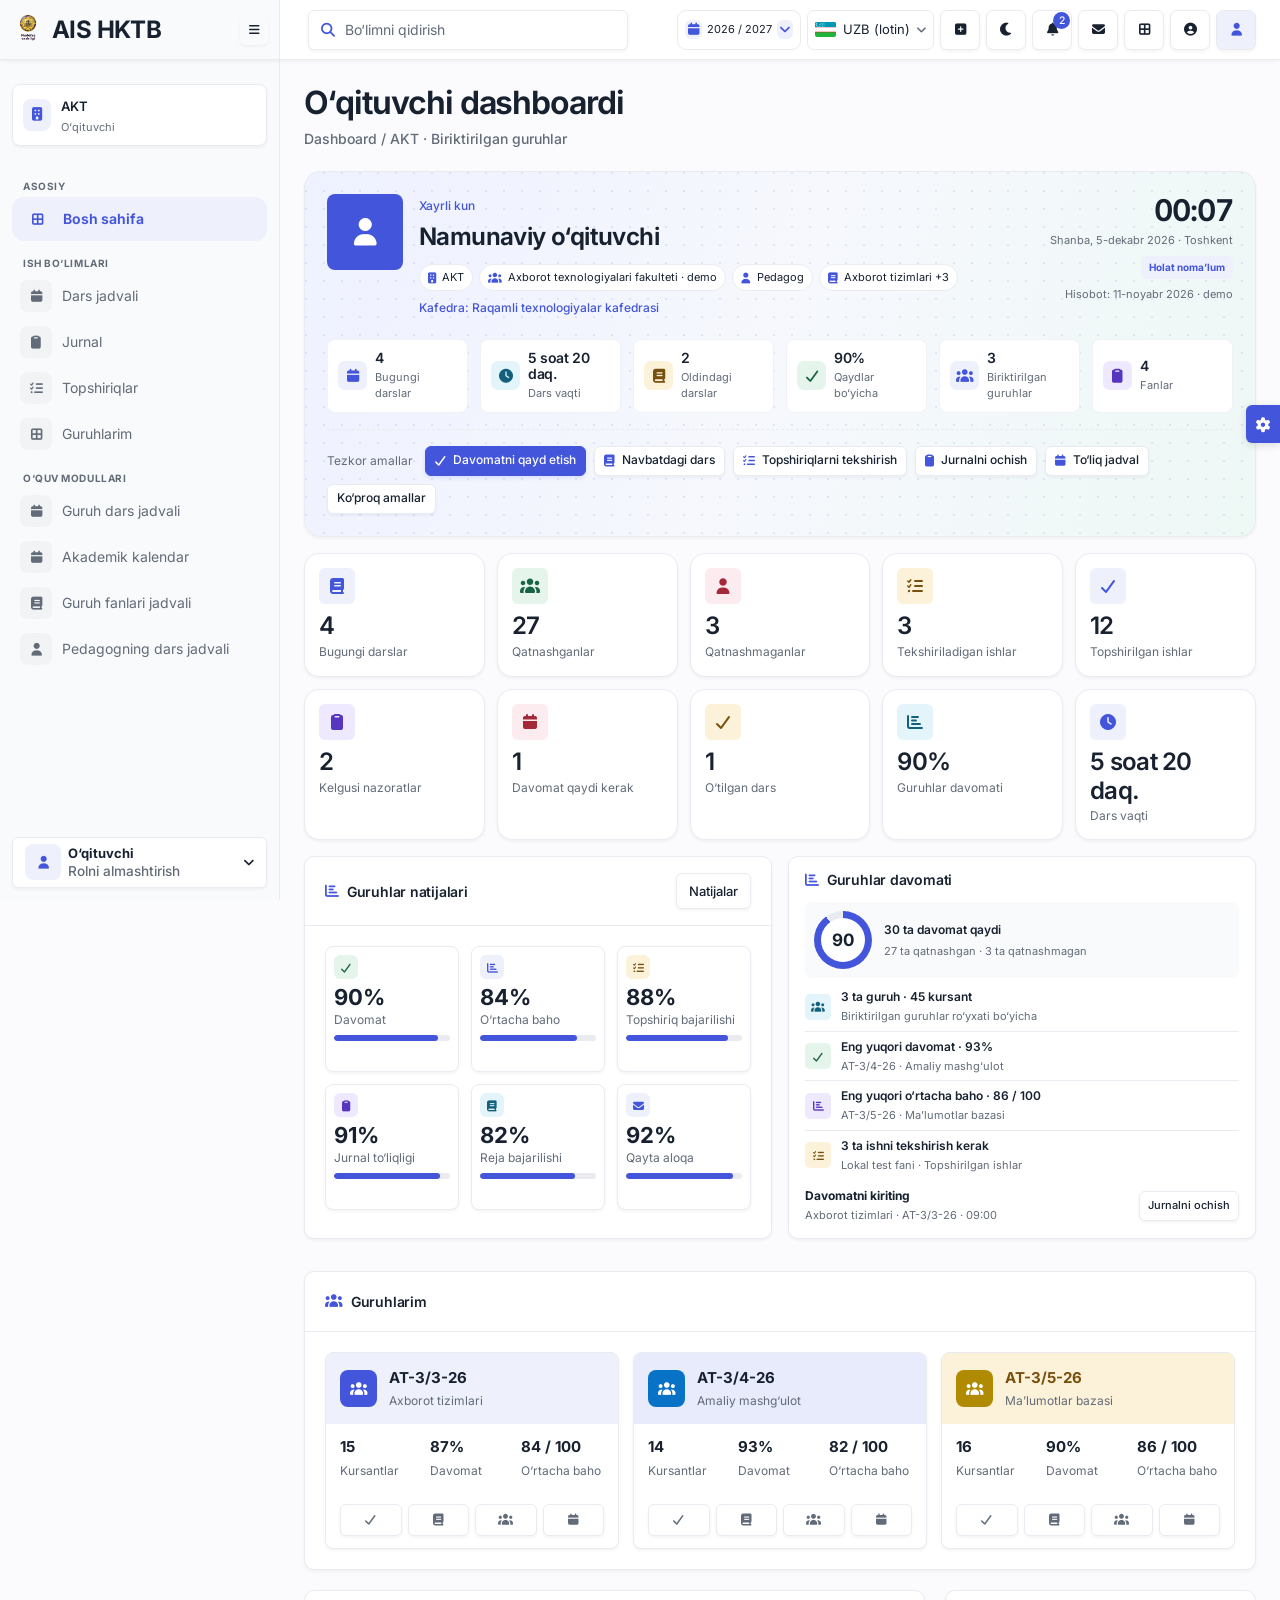
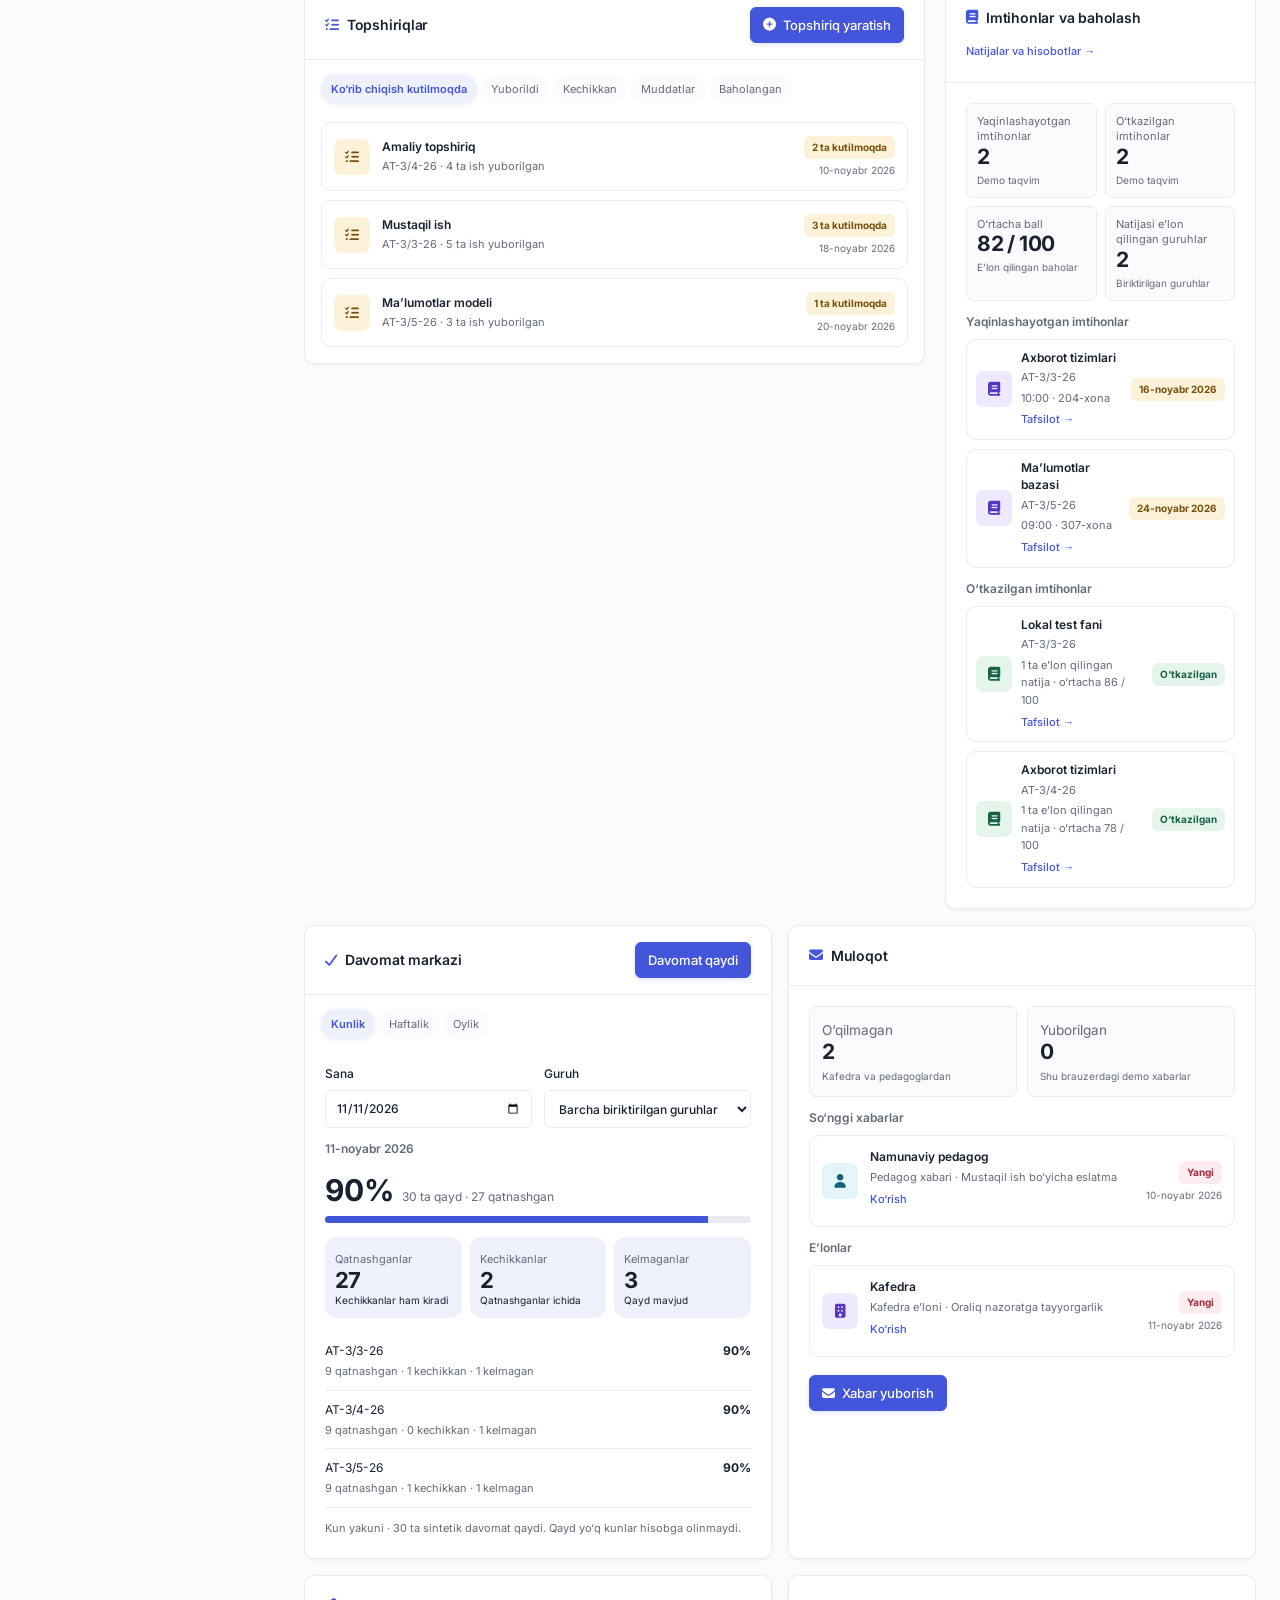
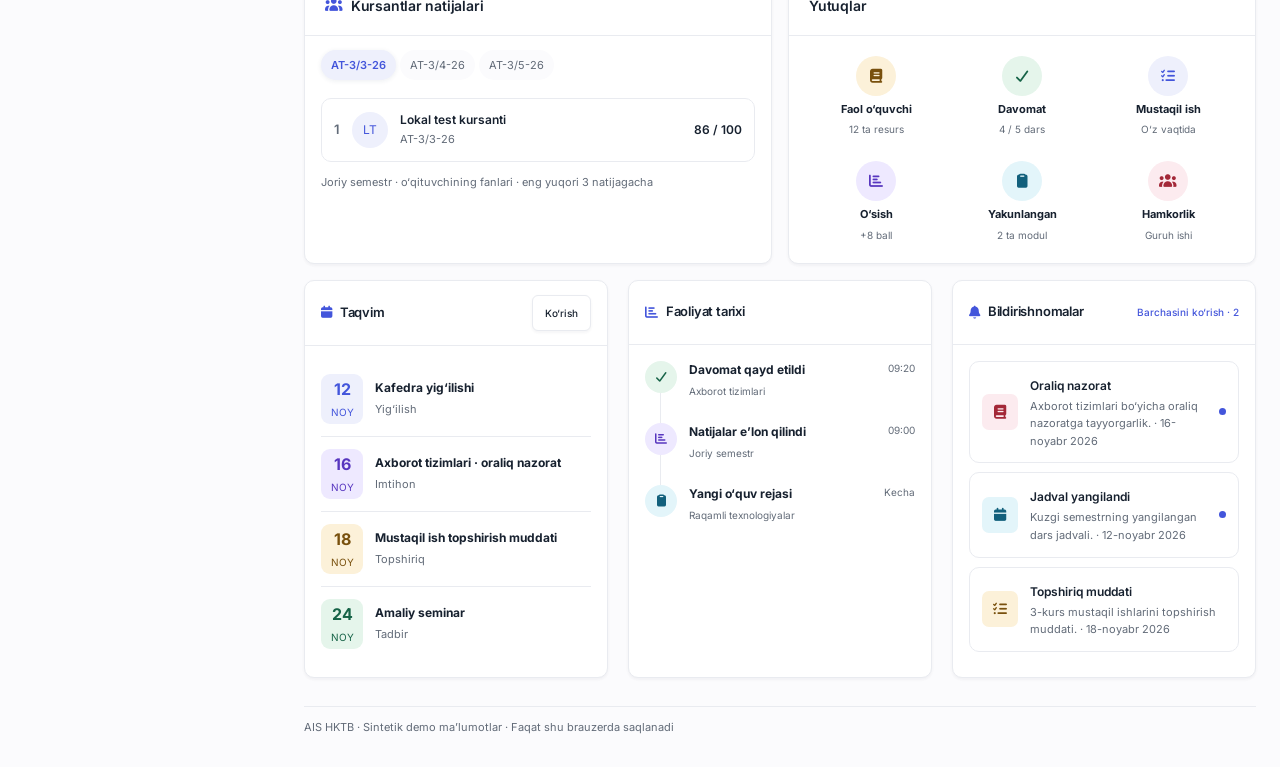
<file: index.html>
<!doctype html>
<html lang="uz">
  <meta charset="utf-8" />
  <meta name="viewport" content="width=device-width,initial-scale=1" />
  <title>AIS HKTB · Ta’lim boshqaruvi</title>
  <meta
    name="description"
    content="AIS HKTB — 12 rol, o‘quv modullari va mahalliy demo ma’lumotlari bilan internetsiz ishlaydigan ta’lim boshqaruvi prototipi."
  />
  <meta name="theme-color" content="#354fdb" />
  <style>
    @font-face {
      font-family: Ubuntu;
      src: url("assets/fonts/Ubuntu-Regular.woff2");
    }
    @font-face {
      font-family: Ubuntu;
      src: url("assets/fonts/Ubuntu-Bold.woff2");
      font-weight: 700;
    }
    :root {
      color-scheme: light;
      --bg: #f6f4f9;
      --paper: #fff;
      --ink: #231b32;
      --muted: #62576f;
      --line: #e2dce9;
      --accent: #6338a3;
      --soft: #efe7fa;
      --good: #235c48;
      --green: #e2f2e9;
      --warn: #785119;
      --amber: #faefd9;
      --rail: #ede8f3;
    }
    :root[data-night] {
      color-scheme: dark;
      --bg: #191521;
      --paper: #241e2e;
      --ink: #f4edf9;
      --muted: #c7bad3;
      --line: #463951;
      --accent: #dec3ff;
      --soft: #38274d;
      --good: #b8ead3;
      --green: #244435;
      --warn: #f9dda6;
      --amber: #493920;
      --rail: #211a2b;
    }
    * {
      box-sizing: border-box;
    }
    body {
      margin: 0;
      background: var(--bg);
      color: var(--ink);
      font:
        15px/1.48 Ubuntu,
        system-ui,
        sans-serif;
    }
    button,
    input,
    select,
    textarea {
      font: inherit;
      color: inherit;
    }
    button {
      cursor: pointer;
    }
    button,
    a,
    input,
    select,
    textarea,
    summary {
      outline-offset: 3px;
    }
    :focus-visible {
      outline: 2px solid var(--accent);
    }
    [hidden] {
      display: none !important;
    }
    a {
      color: var(--accent);
    }
    p,
    h1,
    h2,
    h3,
    dl,
    dd {
      margin: 0;
    }
    p + p {
      margin-top: 0.7em;
    }
    h1 {
      font-size: clamp(2.05rem, 4.5vw, 3.25rem);
      letter-spacing: -0.055em;
      line-height: 1.03;
      overflow-wrap: anywhere;
    }
    h2 {
      font-size: 1.2rem;
      letter-spacing: -0.025em;
    }
    h3 {
      font-size: 1rem;
    }
    small,
    .muted {
      color: var(--muted);
    }
    small {
      font-size: 0.85rem;
    }
    .skip {
      position: absolute;
      top: 8px;
      left: -500px;
      z-index: 9;
      background: var(--paper);
      padding: 12px;
    }
    .skip:focus {
      left: 10px;
    }
    .top {
      position: sticky;
      top: 0;
      z-index: 3;
      background: var(--paper);
      border-bottom: 1px solid var(--line);
      display: flex;
      align-items: center;
      justify-content: space-between;
      gap: 12px;
      padding: 8px clamp(12px, 2.6vw, 38px);
    }
    .brand,
    .tools,
    .cluster,
    .section-head,
    .titlebar,
    .tabs,
    .languages summary,
    .languages button {
      display: flex;
      align-items: center;
      gap: 10px;
    }
    .brand {
      font-weight: 700;
      white-space: nowrap;
    }
    .brand img {
      object-fit: contain;
    }
    .tools {
      flex-wrap: wrap;
      justify-content: flex-end;
    }
    .tools select {
      max-width: 310px;
    }
    .tools select,
    .btn,
    .languages summary,
    input,
    textarea {
      border: 1px solid var(--line);
      background: var(--paper);
      border-radius: 9px;
      min-height: 44px;
      padding: 8px 12px;
    }
    .btn {
      display: inline-flex;
      align-items: center;
      justify-content: center;
      gap: 7px;
      text-align: center;
      text-decoration: none;
      font-weight: 700;
    }
    .btn:hover,
    .languages button:hover,
    .nav button:hover {
      background: var(--soft);
      color: var(--ink);
    }
    .primary {
      background: #6338a3;
      color: #fff;
      border-color: #6338a3;
    }
    .primary:hover {
      background: #542991;
      color: #fff;
    }
    .plain {
      color: var(--accent);
    }
    .icon {
      min-width: 44px;
      padding: 7px;
      font-size: 1.15rem;
    }
    .period {
      font-size: 0.82rem;
      white-space: nowrap;
      color: var(--muted);
    }
    .flag {
      object-fit: cover;
      border-radius: 2px;
    }
    .languages {
      position: relative;
    }
    .languages summary {
      cursor: pointer;
      list-style: none;
      white-space: nowrap;
    }
    .languages summary::-webkit-details-marker {
      display: none;
    }
    .languages .options {
      position: absolute;
      right: 0;
      top: calc(100% + 6px);
      min-width: 155px;
      background: var(--paper);
      padding: 5px;
      border: 1px solid var(--line);
      border-radius: 10px;
      box-shadow: 0 8px 24px #22133b20;
    }
    .languages button {
      width: 100%;
      min-height: 44px;
      padding: 6px 10px;
      border: 0;
      border-radius: 6px;
      background: transparent;
      text-align: left;
    }
    .frame {
      display: grid;
      grid-template-columns: 218px minmax(0, 1fr);
      min-height: calc(100dvh - 62px);
    }
    .frame.folded {
      grid-template-columns: minmax(0, 1fr);
    }
    .frame.folded aside {
      display: none;
    }
    aside {
      background: var(--rail);
      border-right: 1px solid var(--line);
      padding: 23px 14px;
    }
    .nav {
      display: grid;
      gap: 6px;
    }
    .nav button {
      border: 0;
      border-radius: 8px;
      min-height: 44px;
      text-align: left;
      padding: 8px 10px;
      background: transparent;
      font-weight: 700;
      display: flex;
      align-items: center;
      gap: 9px;
    }
    .nav button[aria-current] {
      background: var(--paper);
      color: var(--accent);
      box-shadow: inset 3px 0 var(--accent);
    }
    .nav b {
      font-size: 1.1rem;
      min-width: 22px;
      text-align: center;
    }
    .role-name {
      margin: 0 9px 17px;
      font-size: 0.85rem;
      color: var(--muted);
    }
    main {
      min-width: 0;
      width: 100%;
      max-width: 1500px;
      margin-inline: auto;
      padding: clamp(18px, 3.5vw, 54px);
      padding-top: 31px;
    }
    .titlebar {
      justify-content: space-between;
      align-items: flex-end;
      flex-wrap: wrap;
      margin: 14px 0 26px;
    }
    .titlebar > div {
      min-width: 0;
    }
    .titlebar p {
      margin-top: 8px;
      color: var(--muted);
    }
    .crumb {
      color: var(--accent);
      font-weight: 700;
      font-size: 0.85rem;
    }
    .grid {
      display: grid;
      grid-template-columns: minmax(0, 1.65fr) minmax(0, 1fr);
      gap: 18px;
      align-items: start;
    }
    .pair {
      grid-template-columns: repeat(2, minmax(0, 1fr));
      align-items: stretch;
    }
    .span {
      grid-column: 1/-1;
    }
    .panel {
      background: var(--paper);
      border: 1px solid var(--line);
      border-radius: 14px;
      min-width: 0;
      overflow: hidden;
    }
    .section-head {
      justify-content: space-between;
      flex-wrap: wrap;
      min-height: 62px;
      padding: 13px 18px;
      border-bottom: 1px solid var(--line);
    }
    .section-head h2 {
      margin-right: auto;
    }
    .body {
      padding: 16px 18px;
    }
    .stack {
      display: grid;
      gap: 18px;
      min-width: 0;
    }
    .bounded {
      max-height: 320px;
      overflow: auto;
      overscroll-behavior: contain;
    }
    .compact {
      max-height: 210px;
    }
    .foot {
      padding: 11px 18px;
      border-top: 1px solid var(--line);
    }
    .notice {
      margin-top: 20px;
      font-size: 0.82rem;
      color: var(--muted);
    }
    .row {
      display: flex;
      align-items: center;
      justify-content: space-between;
      gap: 12px;
      padding: 12px 18px;
      min-height: 56px;
      border-bottom: 1px solid var(--line);
    }
    .row:last-child {
      border-bottom: 0;
    }
    .row > div {
      min-width: 0;
      overflow-wrap: anywhere;
    }
    .row small {
      display: block;
      margin-top: 2px;
    }
    .row .btn {
      flex-shrink: 0;
    }
    .status {
      display: inline-block;
      white-space: nowrap;
      border-radius: 6px;
      padding: 4px 8px;
      font-size: 0.81rem;
      font-weight: 700;
      background: var(--soft);
      color: var(--accent);
    }
    .green {
      background: var(--green);
      color: var(--good);
    }
    .amber {
      background: var(--amber);
      color: var(--warn);
    }
    .facts {
      display: flex;
      flex-wrap: wrap;
      gap: 8px 20px;
      padding: 12px 18px;
      color: var(--muted);
      font-size: 0.9rem;
    }
    .facts strong {
      color: var(--ink);
    }
    .empty {
      padding: 24px 18px;
      color: var(--muted);
    }
    .empty strong {
      display: block;
      color: var(--ink);
    }
    .schedule .section-head {
      background: var(--soft);
    }
    .time-row {
      display: grid;
      grid-template-columns: 68px 1fr auto;
      gap: 15px;
      align-items: center;
      padding: 15px 18px;
      border-bottom: 1px solid var(--line);
      min-height: 80px;
    }
    .time-row time {
      font-size: 1.05rem;
      font-weight: 700;
      font-variant-numeric: tabular-nums;
    }
    .time-row time small,
    .time-row h3 + small {
      display: block;
      font-weight: 400;
    }
    .time-row.featured {
      box-shadow: inset 4px 0 var(--accent);
      background: var(--soft);
    }
    .time-row h3 {
      overflow-wrap: anywhere;
    }
    .measure {
      display: grid;
      gap: 10px;
    }
    .measure label {
      display: flex;
      justify-content: space-between;
      gap: 8px;
      font-size: 0.9rem;
    }
    .measure progress {
      width: 100%;
      height: 8px;
      display: block;
      accent-color: #8756c4;
    }
    .measure .axis {
      display: flex;
      justify-content: space-between;
      color: var(--muted);
      font-size: 0.8rem;
    }
    .feature {
      background: var(--soft);
      padding: 18px;
      border-radius: 12px;
    }
    .feature strong {
      display: block;
      font-size: 2.35rem;
      letter-spacing: -0.06em;
      line-height: 1.15;
    }
    .board {
      display: grid;
      grid-template-columns: repeat(3, minmax(0, 1fr));
      gap: 1px;
      background: var(--line);
    }
    .board > div {
      min-width: 0;
      background: var(--paper);
    }
    .board h3 {
      padding: 12px 18px;
      background: var(--soft);
    }
    .tabs {
      flex-wrap: wrap;
      margin-bottom: 17px;
    }
    .tabs .btn[aria-current] {
      color: var(--accent);
      background: var(--soft);
      border-color: var(--accent);
    }
    .registry {
      overflow: auto;
    }
    .registry table {
      width: 100%;
      border-collapse: collapse;
      text-align: left;
    }
    .registry th,
    .registry td {
      padding: 11px 16px;
      border-bottom: 1px solid var(--line);
    }
    .registry th {
      background: var(--soft);
      font-size: 0.84rem;
    }
    .registry td:first-child {
      overflow-wrap: anywhere;
    }
    .registry tr:last-child td {
      border-bottom: 0;
    }
    .table-scroll {
      max-height: 340px;
      overflow: auto;
    }
    .table-scroll th {
      position: sticky;
      top: 0;
    }
    .search {
      width: min(100%, 270px);
    }
    .map-area {
      display: grid;
      place-items: center;
      position: relative;
      background: var(--soft);
      padding: 10px 12px;
      min-height: 260px;
    }
    .map-area svg {
      display: block;
      width: min(100%, 490px);
      height: 250px;
    }
    .map-area path {
      fill: var(--line);
      stroke: var(--paper);
      stroke-width: 2;
      filter: blur(0.9px);
    }
    .map-area path.highlight {
      fill: #a47bd7;
      stroke: #623e91;
      filter: none;
    }
    .map-area circle {
      fill: #632f9d;
      stroke: white;
      stroke-width: 3;
    }
    .map-area text {
      fill: var(--ink);
      font-weight: 700;
      font-size: 24px;
    }
    .address {
      border-top: 1px solid var(--line);
      padding: 12px 18px;
    }
    .institution-grid {
      grid-template-columns: minmax(0, 1.2fr) minmax(0, 1fr);
      align-items: stretch;
    }
    .institution-grid > .panel {
      display: flex;
      flex-direction: column;
    }
    .map-area {
      flex: 1;
    }
    dialog {
      background: var(--paper);
      color: var(--ink);
      border: 1px solid var(--line);
      border-radius: 14px;
      width: min(550px, calc(100% - 24px));
      max-height: calc(100dvh - 30px);
      padding: 0;
    }
    dialog::backdrop {
      background: #22132b83;
    }
    dialog form label {
      display: grid;
      gap: 6px;
      font-weight: 700;
    }
    dialog textarea {
      width: 100%;
      min-height: 110px;
      resize: vertical;
    }
    .message {
      white-space: pre-wrap;
      overflow-wrap: anywhere;
    }
    .toast {
      color: var(--good);
      font-weight: 700;
      padding: 6px 0;
    }
    .toast:empty {
      display: none;
    }
    @media (max-width: 1080px) {
      .frame {
        grid-template-columns: 180px minmax(0, 1fr);
      }
      .top {
        position: relative;
      }
      .period {
        white-space: normal;
      }
      main {
        padding-inline: 24px;
      }
      .grid {
        gap: 12px;
      }
      .section-head,
      .body,
      .row {
        padding-inline: 13px;
      }
    }
    @media (max-width: 767px) {
      .frame {
        display: block;
      }
      aside {
        border-right: 0;
        border-bottom: 1px solid var(--line);
        padding: 8px 12px;
      }
      .role-name {
        display: none;
      }
      .nav {
        display: flex;
        flex-wrap: wrap;
        gap: 3px;
      }
      .nav button {
        font-size: 0.88rem;
      }
      .grid,
      .pair,
      .institution-grid {
        grid-template-columns: minmax(0, 1fr);
      }
      .span {
        grid-column: auto;
      }
      .top {
        flex-wrap: wrap;
      }
      .tools {
        justify-content: flex-start;
      }
      .tools select {
        max-width: min(300px, 100%);
      }
      main {
        padding-inline: 15px;
      }
      .board {
        grid-template-columns: minmax(0, 1fr);
      }
      .board > div {
        display: grid;
        align-content: start;
      }
      .map-area {
        min-height: 220px;
      }
      .map-area svg {
        height: 220px;
      }
    }
    .map-area svg {
      height: clamp(220px, 26vw, 320px);
    }
    @media (max-width: 420px) {
      .tools select {
        max-width: 100%;
        flex: 1 1 100%;
      }
      .period {
        order: 2;
      }
      .time-row {
        grid-template-columns: 55px minmax(0, 1fr);
        gap: 8px;
        padding-inline: 13px;
      }
      .time-row > .btn {
        grid-column: 2;
        justify-self: start;
      }
      .row {
        flex-wrap: wrap;
      }
      .registry th,
      .registry td {
        padding: 8px 7px;
        font-size: 0.82rem;
      }
      .registry .btn {
        padding-inline: 6px;
      }
      .registry .status {
        white-space: normal;
      }
    }
  </style>
  <link rel="stylesheet" href="base.css" />
  <link rel="stylesheet" href="dashboard.css" />
  <link rel="stylesheet" href="features.css" />
    <link rel="stylesheet" href="teacher.css" />
  <a class="skip" href="#main">Asosiy mazmunga o‘tish</a>
  <header class="top">
    <div class="brand-area">
      <div class="brand">
        <img
          src="assets/mo-logo-compact.png"
          width="38"
          height="38"
          alt=""
        /><span>AIS HKTB</span>
      </div>
      <button
        id="toggle"
        class="btn icon"
        type="button"
        aria-label="Yon menyu"
        aria-controls="rail"
        aria-expanded="true"
      >
        <span class="glyph" aria-hidden="true">&#xf0c9;</span>
      </button>
    </div>
    <button
      class="btn global-search"
      type="button"
      data-action="search"
      aria-label="Bo‘limni qidirish"
    >
      <span class="glyph" aria-hidden="true">&#xf002;</span
      ><span>Bo‘limni qidirish</span>
    </button>
    <div class="tools">
      <button
        type="button"
        class="period"
        data-action="period"
        aria-label="O‘quv davrini tanlash"
      >
        <span class="glyph" aria-hidden="true">&#xf133;</span
        ><span id="period-label">2026 / 2027</span
        ><span class="semester" id="period-semester">Kuzgi semestr</span
        ><span class="glyph" aria-hidden="true">&#xf107;</span>
      </button>
      <details class="languages">
        <summary id="language"></summary>
        <div class="options" id="languages"></div>
      </details>
      <button
        class="btn icon"
        type="button"
        data-action="shortcuts"
        aria-label="Tezkor amallar"
      >
        <span class="glyph" aria-hidden="true">&#xf0fe;</span>
      </button>
      <button
        class="btn icon"
        id="theme"
        type="button"
        aria-label="Tungi rejim"
        aria-pressed="false"
      >
        <span class="glyph" aria-hidden="true">&#xf186;</span>
      </button>
      <button
        class="btn icon"
        id="inbox"
        type="button"
        aria-label="Bildirishnomalar"
        hidden
      >
        <span class="glyph" aria-hidden="true">&#xf0f3;</span
        ><span id="unread"></span>
      </button>
      <button
        class="btn icon"
        type="button"
        data-action="messages"
        aria-label="Xabarlar"
      >
        <span class="glyph" aria-hidden="true">&#xf0e0;</span>
      </button>
      <button
        class="btn icon"
        type="button"
        data-action="sections"
        aria-label="Bo‘limlar"
      >
        <span class="glyph" aria-hidden="true">&#xf009;</span>
      </button>
      <button
        class="btn icon"
        type="button"
        data-action="profile"
        aria-label="Profil"
      >
        <span class="glyph" aria-hidden="true">&#xf2bd;</span>
      </button>
      <details class="role-picker">
        <summary class="btn icon" aria-label="Maketdagi rolni tanlash">
          <span class="glyph" aria-hidden="true">&#xf007;</span>
        </summary>
        <label class="role-switch"
          >Rol<select id="role" aria-label="Maketdagi rol"></select
        ></label>
      </details>
    </div>
  </header>
  <div class="frame" id="frame">
    <button class="rail-backdrop" type="button" aria-label="Yon menyuni yopish" tabindex="-1"></button>
    <aside id="rail">
      <div class="rail-context">
        <span class="glyph rail-emblem" aria-hidden="true">&#xf1ad;</span>
        <div>
          <strong id="rail-org">AIS HKTB</strong>
          <p id="role-name" class="role-name"></p>
        </div>
      </div>
      <nav class="nav" id="nav" aria-label="Rol menyusi"></nav>
      <button type="button" class="rail-account btn" data-action="role-picker">
        <span class="glyph" aria-hidden="true">&#xf007;</span
        ><span
          ><strong id="rail-account-name"></strong
          ><small>Rolni almashtirish</small></span
        ><span class="glyph" aria-hidden="true">&#xf107;</span>
      </button>
    </aside>
    <main id="main" tabindex="-1">
      <div class="titlebar" id="title"></div>
      <p class="crumb" id="scope"></p>
      <p class="toast" id="feedback" role="status"></p>
      <div id="workspace"></div>
      <p class="notice">Dashboard maketi · namunaviy ma’lumotlar</p>
    </main>
  </div>
  <dialog id="dialog" aria-labelledby="dialog-title">
    <div class="section-head">
      <h2 id="dialog-title"></h2>
      <form method="dialog">
        <button class="btn" type="submit">Yopish</button>
      </form>
    </div>
    <div class="body" id="dialog-body"></div>
  </dialog>
  <button
    type="button"
    class="settings-toggle"
    data-action="settings"
    aria-label="Dizayn sozlamalari"
  >
    <span class="glyph" aria-hidden="true">&#xf013;</span>
  </button>
  <script src="bootstrap.js" defer></script>
</html>
</file>
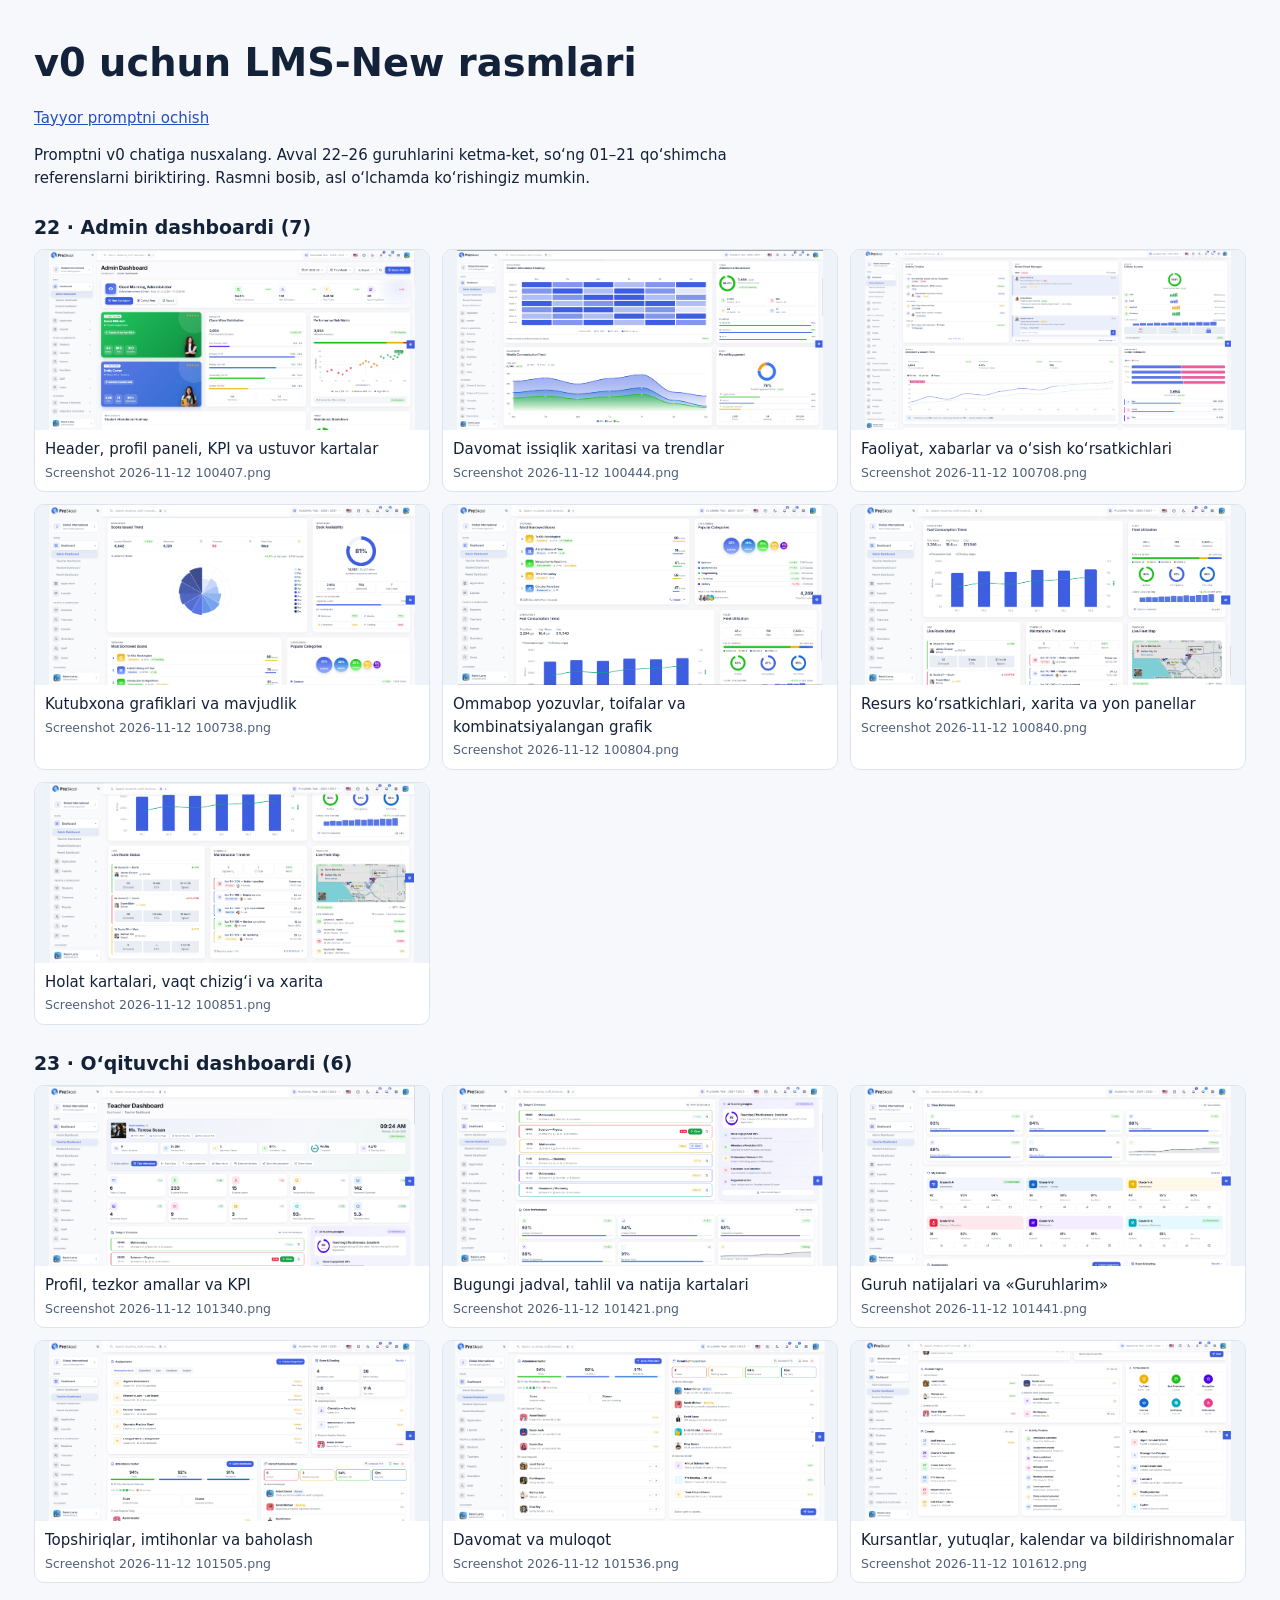
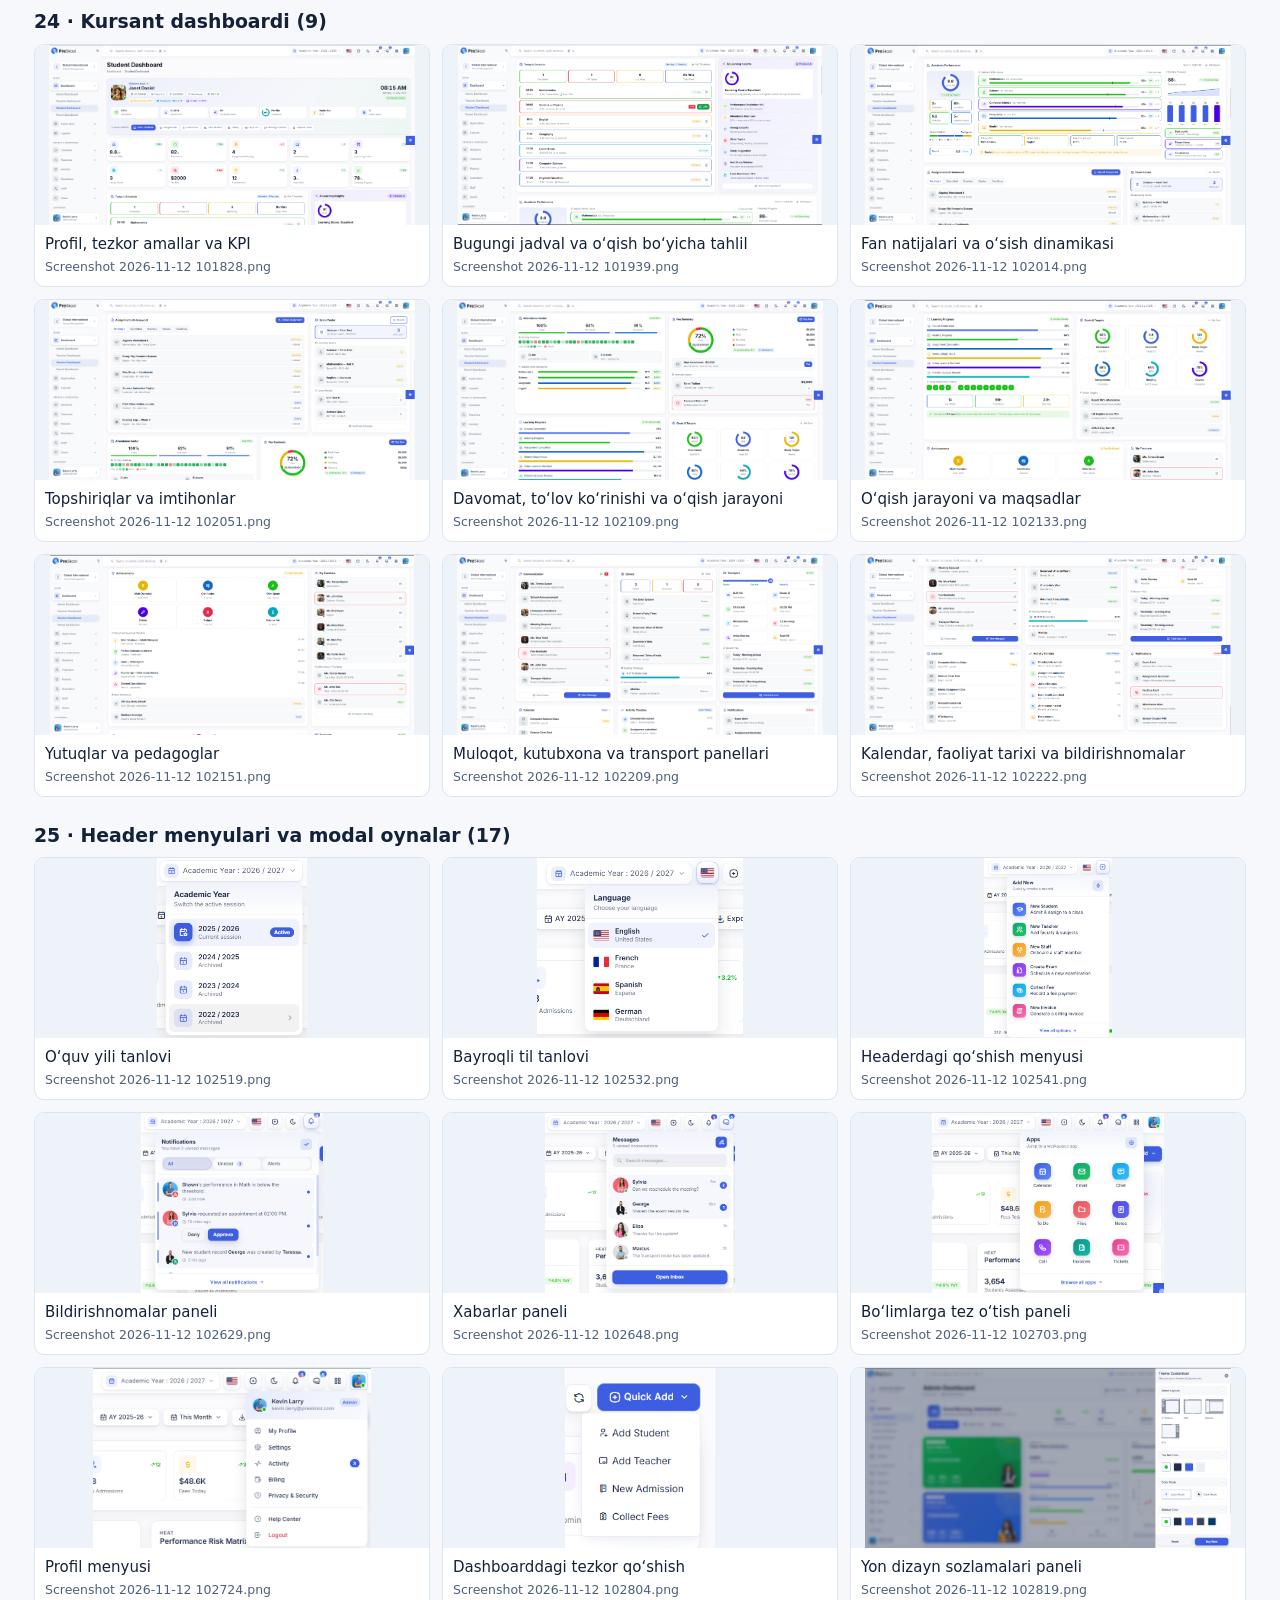
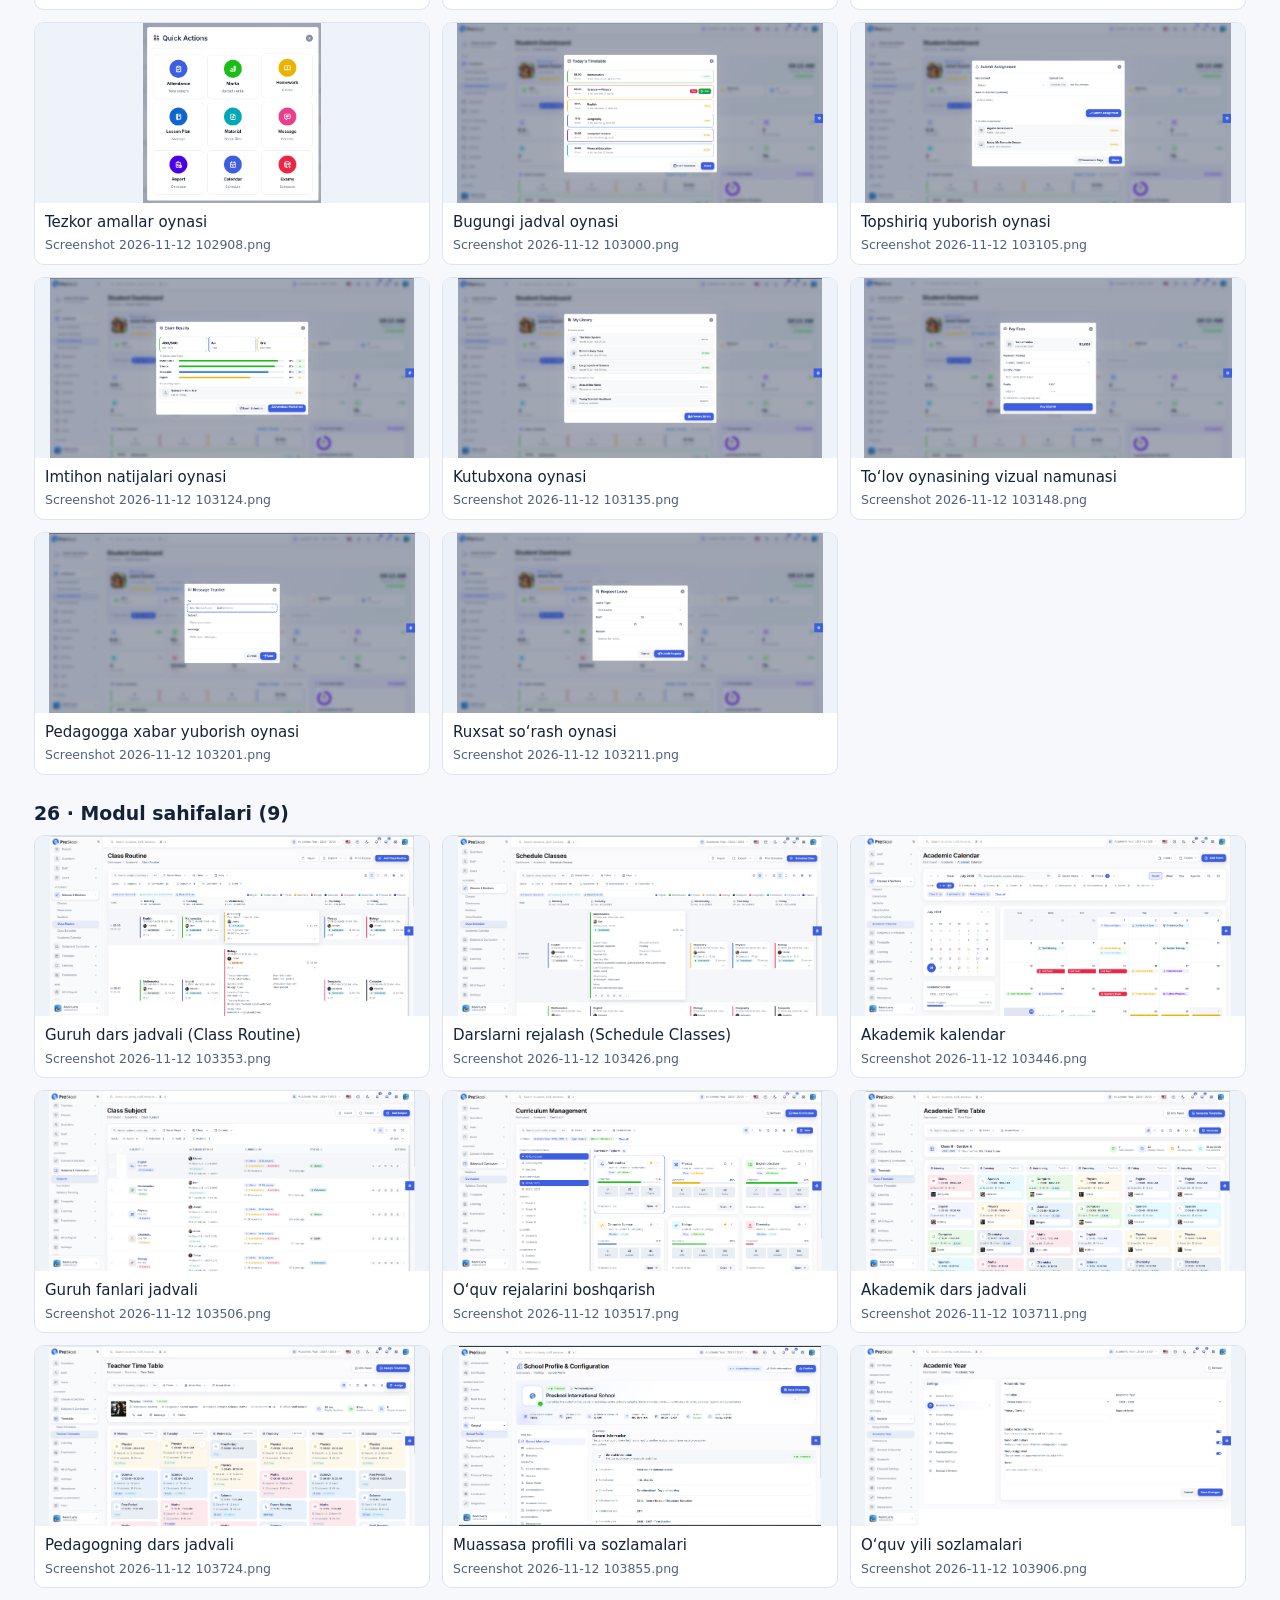
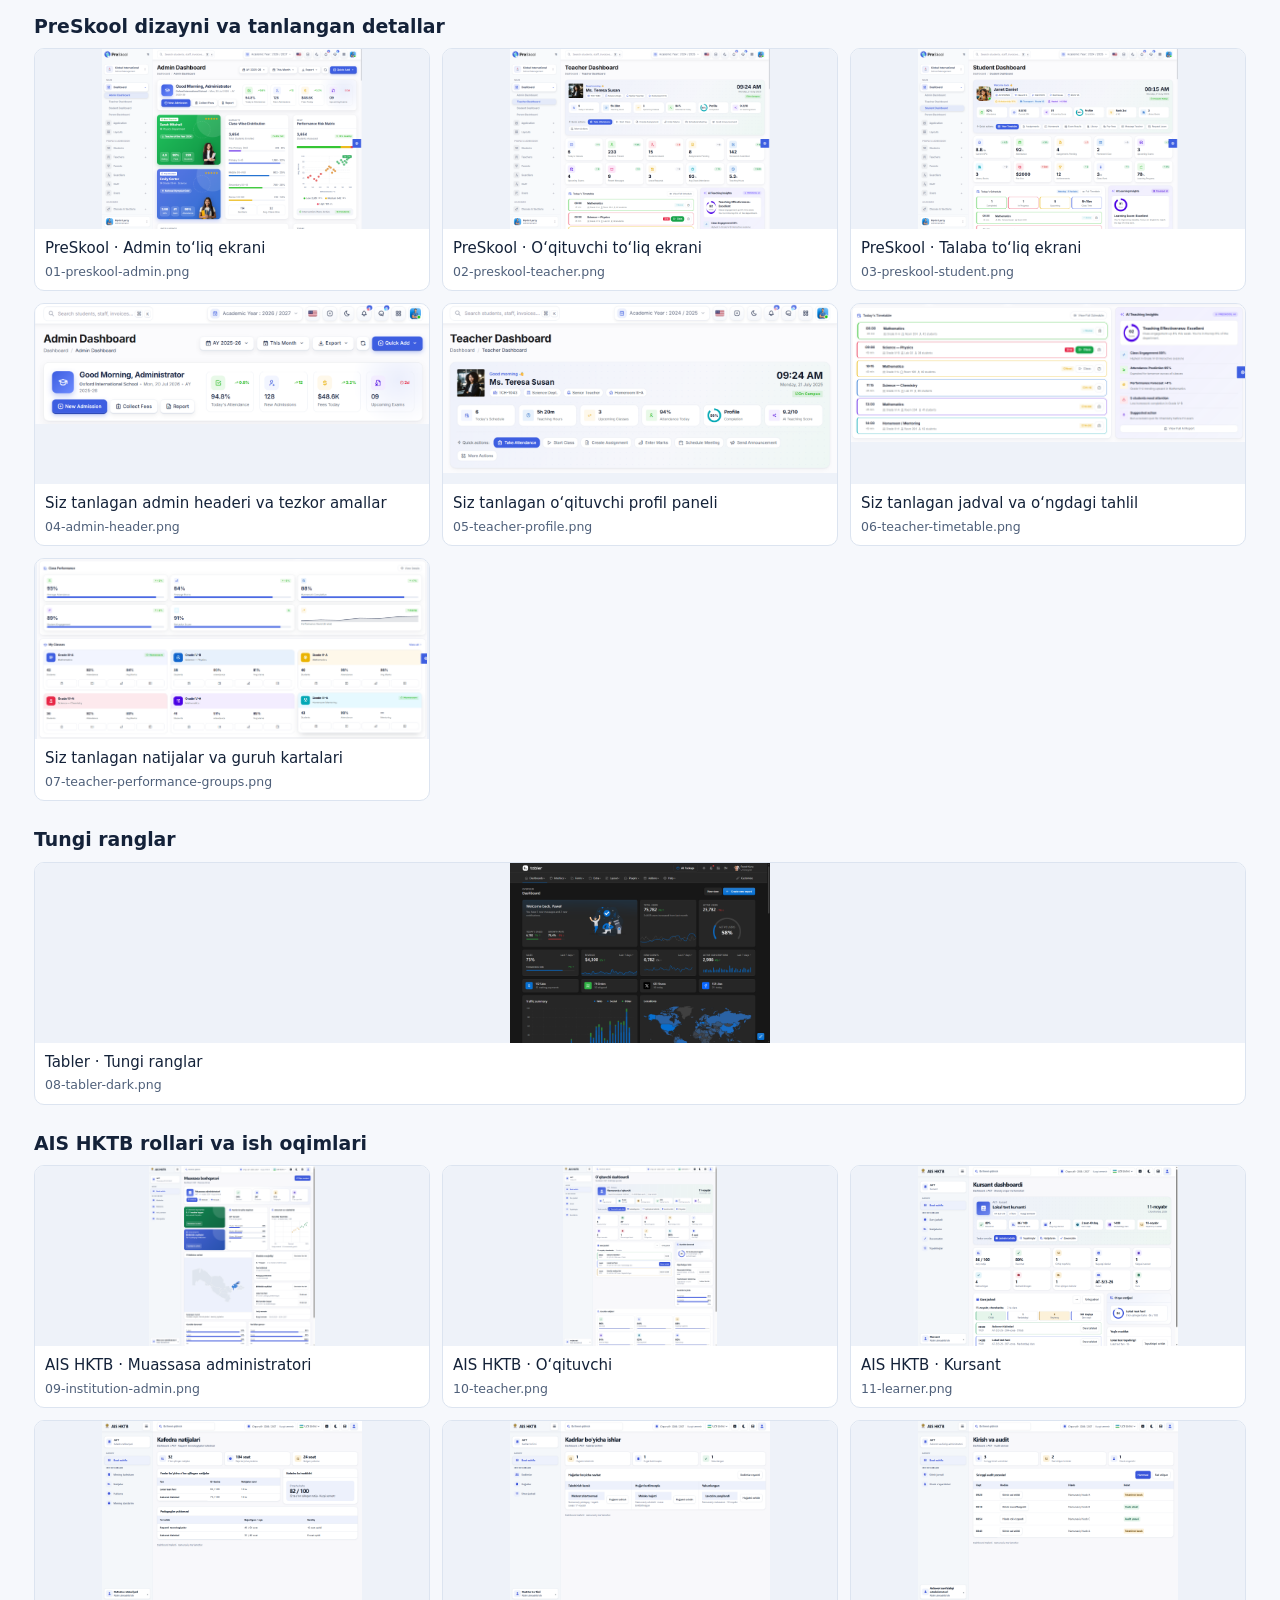
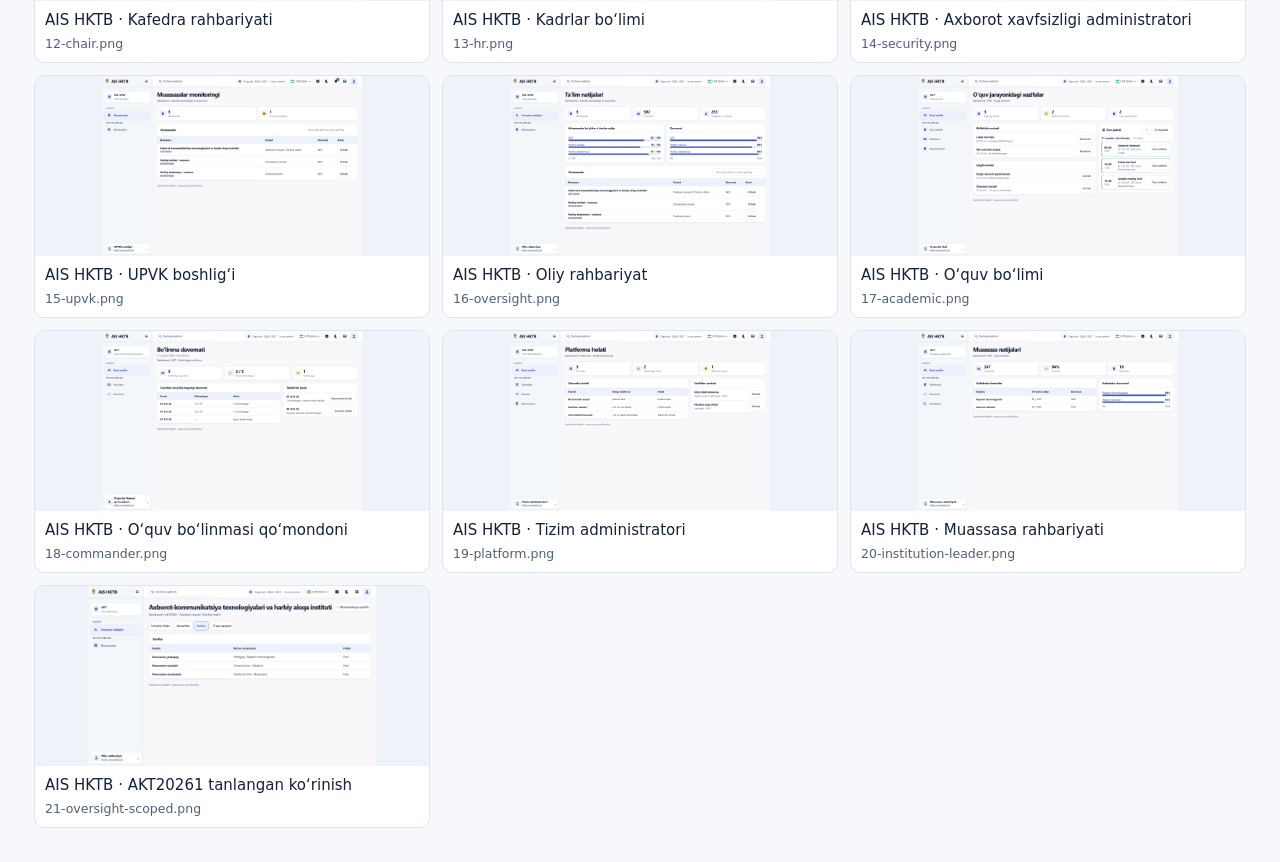
<file: v0-kit/index.html>
<!doctype html>
<html lang="uz">
<head>
<meta charset="utf-8">
<meta name="viewport" content="width=device-width,initial-scale=1">
<title>v0 uchun LMS-New rasmlari</title>
<style>
*{box-sizing:border-box}body{margin:auto;padding:clamp(14px,3vw,34px);max-width:1500px;background:#f6f8fc;color:#142239;font:15px/1.5 system-ui,sans-serif}
h1{margin:0;font-size:clamp(1.7rem,4vw,2.4rem)}p{max-width:76ch}h2{margin:24px 0 8px;font-size:1.18rem}
a{color:#244fc3}a:focus-visible{outline:2px solid #244fc3;outline-offset:3px}
.grid{display:grid;grid-template-columns:repeat(auto-fit,minmax(min(100%,300px),1fr));gap:12px}
figure{margin:0;border:1px solid #dce4f0;background:white;border-radius:10px;overflow:hidden}
img{display:block;width:100%;height:180px;object-fit:contain;object-position:top;background:#eef2f9}
figcaption{padding:8px 10px}small{color:#4f607a}
</style>
</head>
<body>
<header><h1>v0 uchun LMS-New rasmlari</h1><p><a href="V0-PROMPT.md">Tayyor promptni ochish</a></p>
<p>Promptni v0 chatiga nusxalang. Avval 22–26 guruhlarini ketma-ket, so‘ng 01–21 qo‘shimcha referenslarni biriktiring. Rasmni bosib, asl o‘lchamda ko‘rishingiz mumkin.</p></header>
<main>
<section><h2>22 · Admin dashboardi (7)</h2><div class="grid">
<figure><a href="rasmlar/22-admin-dashboard/Screenshot%202026-11-12%20100407.png"><img src="rasmlar/22-admin-dashboard/Screenshot%202026-11-12%20100407.png" alt="Header, profil paneli, KPI va ustuvor kartalar" loading="lazy"></a><figcaption>Header, profil paneli, KPI va ustuvor kartalar<br><small>Screenshot 2026-11-12 100407.png</small></figcaption></figure>
<figure><a href="rasmlar/22-admin-dashboard/Screenshot%202026-11-12%20100444.png"><img src="rasmlar/22-admin-dashboard/Screenshot%202026-11-12%20100444.png" alt="Davomat issiqlik xaritasi va trendlar" loading="lazy"></a><figcaption>Davomat issiqlik xaritasi va trendlar<br><small>Screenshot 2026-11-12 100444.png</small></figcaption></figure>
<figure><a href="rasmlar/22-admin-dashboard/Screenshot%202026-11-12%20100708.png"><img src="rasmlar/22-admin-dashboard/Screenshot%202026-11-12%20100708.png" alt="Faoliyat, xabarlar va o‘sish ko‘rsatkichlari" loading="lazy"></a><figcaption>Faoliyat, xabarlar va o‘sish ko‘rsatkichlari<br><small>Screenshot 2026-11-12 100708.png</small></figcaption></figure>
<figure><a href="rasmlar/22-admin-dashboard/Screenshot%202026-11-12%20100738.png"><img src="rasmlar/22-admin-dashboard/Screenshot%202026-11-12%20100738.png" alt="Kutubxona grafiklari va mavjudlik" loading="lazy"></a><figcaption>Kutubxona grafiklari va mavjudlik<br><small>Screenshot 2026-11-12 100738.png</small></figcaption></figure>
<figure><a href="rasmlar/22-admin-dashboard/Screenshot%202026-11-12%20100804.png"><img src="rasmlar/22-admin-dashboard/Screenshot%202026-11-12%20100804.png" alt="Ommabop yozuvlar, toifalar va kombinatsiyalangan grafik" loading="lazy"></a><figcaption>Ommabop yozuvlar, toifalar va kombinatsiyalangan grafik<br><small>Screenshot 2026-11-12 100804.png</small></figcaption></figure>
<figure><a href="rasmlar/22-admin-dashboard/Screenshot%202026-11-12%20100840.png"><img src="rasmlar/22-admin-dashboard/Screenshot%202026-11-12%20100840.png" alt="Resurs ko‘rsatkichlari, xarita va yon panellar" loading="lazy"></a><figcaption>Resurs ko‘rsatkichlari, xarita va yon panellar<br><small>Screenshot 2026-11-12 100840.png</small></figcaption></figure>
<figure><a href="rasmlar/22-admin-dashboard/Screenshot%202026-11-12%20100851.png"><img src="rasmlar/22-admin-dashboard/Screenshot%202026-11-12%20100851.png" alt="Holat kartalari, vaqt chizig‘i va xarita" loading="lazy"></a><figcaption>Holat kartalari, vaqt chizig‘i va xarita<br><small>Screenshot 2026-11-12 100851.png</small></figcaption></figure>
</div></section>
<section><h2>23 · O‘qituvchi dashboardi (6)</h2><div class="grid">
<figure><a href="rasmlar/23-teacher-dashboard/Screenshot%202026-11-12%20101340.png"><img src="rasmlar/23-teacher-dashboard/Screenshot%202026-11-12%20101340.png" alt="Profil, tezkor amallar va KPI" loading="lazy"></a><figcaption>Profil, tezkor amallar va KPI<br><small>Screenshot 2026-11-12 101340.png</small></figcaption></figure>
<figure><a href="rasmlar/23-teacher-dashboard/Screenshot%202026-11-12%20101421.png"><img src="rasmlar/23-teacher-dashboard/Screenshot%202026-11-12%20101421.png" alt="Bugungi jadval, tahlil va natija kartalari" loading="lazy"></a><figcaption>Bugungi jadval, tahlil va natija kartalari<br><small>Screenshot 2026-11-12 101421.png</small></figcaption></figure>
<figure><a href="rasmlar/23-teacher-dashboard/Screenshot%202026-11-12%20101441.png"><img src="rasmlar/23-teacher-dashboard/Screenshot%202026-11-12%20101441.png" alt="Guruh natijalari va «Guruhlarim»" loading="lazy"></a><figcaption>Guruh natijalari va «Guruhlarim»<br><small>Screenshot 2026-11-12 101441.png</small></figcaption></figure>
<figure><a href="rasmlar/23-teacher-dashboard/Screenshot%202026-11-12%20101505.png"><img src="rasmlar/23-teacher-dashboard/Screenshot%202026-11-12%20101505.png" alt="Topshiriqlar, imtihonlar va baholash" loading="lazy"></a><figcaption>Topshiriqlar, imtihonlar va baholash<br><small>Screenshot 2026-11-12 101505.png</small></figcaption></figure>
<figure><a href="rasmlar/23-teacher-dashboard/Screenshot%202026-11-12%20101536.png"><img src="rasmlar/23-teacher-dashboard/Screenshot%202026-11-12%20101536.png" alt="Davomat va muloqot" loading="lazy"></a><figcaption>Davomat va muloqot<br><small>Screenshot 2026-11-12 101536.png</small></figcaption></figure>
<figure><a href="rasmlar/23-teacher-dashboard/Screenshot%202026-11-12%20101612.png"><img src="rasmlar/23-teacher-dashboard/Screenshot%202026-11-12%20101612.png" alt="Kursantlar, yutuqlar, kalendar va bildirishnomalar" loading="lazy"></a><figcaption>Kursantlar, yutuqlar, kalendar va bildirishnomalar<br><small>Screenshot 2026-11-12 101612.png</small></figcaption></figure>
</div></section>
<section><h2>24 · Kursant dashboardi (9)</h2><div class="grid">
<figure><a href="rasmlar/24-student-dashboard/Screenshot%202026-11-12%20101828.png"><img src="rasmlar/24-student-dashboard/Screenshot%202026-11-12%20101828.png" alt="Profil, tezkor amallar va KPI" loading="lazy"></a><figcaption>Profil, tezkor amallar va KPI<br><small>Screenshot 2026-11-12 101828.png</small></figcaption></figure>
<figure><a href="rasmlar/24-student-dashboard/Screenshot%202026-11-12%20101939.png"><img src="rasmlar/24-student-dashboard/Screenshot%202026-11-12%20101939.png" alt="Bugungi jadval va o‘qish bo‘yicha tahlil" loading="lazy"></a><figcaption>Bugungi jadval va o‘qish bo‘yicha tahlil<br><small>Screenshot 2026-11-12 101939.png</small></figcaption></figure>
<figure><a href="rasmlar/24-student-dashboard/Screenshot%202026-11-12%20102014.png"><img src="rasmlar/24-student-dashboard/Screenshot%202026-11-12%20102014.png" alt="Fan natijalari va o‘sish dinamikasi" loading="lazy"></a><figcaption>Fan natijalari va o‘sish dinamikasi<br><small>Screenshot 2026-11-12 102014.png</small></figcaption></figure>
<figure><a href="rasmlar/24-student-dashboard/Screenshot%202026-11-12%20102051.png"><img src="rasmlar/24-student-dashboard/Screenshot%202026-11-12%20102051.png" alt="Topshiriqlar va imtihonlar" loading="lazy"></a><figcaption>Topshiriqlar va imtihonlar<br><small>Screenshot 2026-11-12 102051.png</small></figcaption></figure>
<figure><a href="rasmlar/24-student-dashboard/Screenshot%202026-11-12%20102109.png"><img src="rasmlar/24-student-dashboard/Screenshot%202026-11-12%20102109.png" alt="Davomat, to‘lov ko‘rinishi va o‘qish jarayoni" loading="lazy"></a><figcaption>Davomat, to‘lov ko‘rinishi va o‘qish jarayoni<br><small>Screenshot 2026-11-12 102109.png</small></figcaption></figure>
<figure><a href="rasmlar/24-student-dashboard/Screenshot%202026-11-12%20102133.png"><img src="rasmlar/24-student-dashboard/Screenshot%202026-11-12%20102133.png" alt="O‘qish jarayoni va maqsadlar" loading="lazy"></a><figcaption>O‘qish jarayoni va maqsadlar<br><small>Screenshot 2026-11-12 102133.png</small></figcaption></figure>
<figure><a href="rasmlar/24-student-dashboard/Screenshot%202026-11-12%20102151.png"><img src="rasmlar/24-student-dashboard/Screenshot%202026-11-12%20102151.png" alt="Yutuqlar va pedagoglar" loading="lazy"></a><figcaption>Yutuqlar va pedagoglar<br><small>Screenshot 2026-11-12 102151.png</small></figcaption></figure>
<figure><a href="rasmlar/24-student-dashboard/Screenshot%202026-11-12%20102209.png"><img src="rasmlar/24-student-dashboard/Screenshot%202026-11-12%20102209.png" alt="Muloqot, kutubxona va transport panellari" loading="lazy"></a><figcaption>Muloqot, kutubxona va transport panellari<br><small>Screenshot 2026-11-12 102209.png</small></figcaption></figure>
<figure><a href="rasmlar/24-student-dashboard/Screenshot%202026-11-12%20102222.png"><img src="rasmlar/24-student-dashboard/Screenshot%202026-11-12%20102222.png" alt="Kalendar, faoliyat tarixi va bildirishnomalar" loading="lazy"></a><figcaption>Kalendar, faoliyat tarixi va bildirishnomalar<br><small>Screenshot 2026-11-12 102222.png</small></figcaption></figure>
</div></section>
<section><h2>25 · Header menyulari va modal oynalar (17)</h2><div class="grid">
<figure><a href="rasmlar/25-sidebar-modal-buttons/Screenshot%202026-11-12%20102519.png"><img src="rasmlar/25-sidebar-modal-buttons/Screenshot%202026-11-12%20102519.png" alt="O‘quv yili tanlovi" loading="lazy"></a><figcaption>O‘quv yili tanlovi<br><small>Screenshot 2026-11-12 102519.png</small></figcaption></figure>
<figure><a href="rasmlar/25-sidebar-modal-buttons/Screenshot%202026-11-12%20102532.png"><img src="rasmlar/25-sidebar-modal-buttons/Screenshot%202026-11-12%20102532.png" alt="Bayroqli til tanlovi" loading="lazy"></a><figcaption>Bayroqli til tanlovi<br><small>Screenshot 2026-11-12 102532.png</small></figcaption></figure>
<figure><a href="rasmlar/25-sidebar-modal-buttons/Screenshot%202026-11-12%20102541.png"><img src="rasmlar/25-sidebar-modal-buttons/Screenshot%202026-11-12%20102541.png" alt="Headerdagi qo‘shish menyusi" loading="lazy"></a><figcaption>Headerdagi qo‘shish menyusi<br><small>Screenshot 2026-11-12 102541.png</small></figcaption></figure>
<figure><a href="rasmlar/25-sidebar-modal-buttons/Screenshot%202026-11-12%20102629.png"><img src="rasmlar/25-sidebar-modal-buttons/Screenshot%202026-11-12%20102629.png" alt="Bildirishnomalar paneli" loading="lazy"></a><figcaption>Bildirishnomalar paneli<br><small>Screenshot 2026-11-12 102629.png</small></figcaption></figure>
<figure><a href="rasmlar/25-sidebar-modal-buttons/Screenshot%202026-11-12%20102648.png"><img src="rasmlar/25-sidebar-modal-buttons/Screenshot%202026-11-12%20102648.png" alt="Xabarlar paneli" loading="lazy"></a><figcaption>Xabarlar paneli<br><small>Screenshot 2026-11-12 102648.png</small></figcaption></figure>
<figure><a href="rasmlar/25-sidebar-modal-buttons/Screenshot%202026-11-12%20102703.png"><img src="rasmlar/25-sidebar-modal-buttons/Screenshot%202026-11-12%20102703.png" alt="Bo‘limlarga tez o‘tish paneli" loading="lazy"></a><figcaption>Bo‘limlarga tez o‘tish paneli<br><small>Screenshot 2026-11-12 102703.png</small></figcaption></figure>
<figure><a href="rasmlar/25-sidebar-modal-buttons/Screenshot%202026-11-12%20102724.png"><img src="rasmlar/25-sidebar-modal-buttons/Screenshot%202026-11-12%20102724.png" alt="Profil menyusi" loading="lazy"></a><figcaption>Profil menyusi<br><small>Screenshot 2026-11-12 102724.png</small></figcaption></figure>
<figure><a href="rasmlar/25-sidebar-modal-buttons/Screenshot%202026-11-12%20102804.png"><img src="rasmlar/25-sidebar-modal-buttons/Screenshot%202026-11-12%20102804.png" alt="Dashboarddagi tezkor qo‘shish" loading="lazy"></a><figcaption>Dashboarddagi tezkor qo‘shish<br><small>Screenshot 2026-11-12 102804.png</small></figcaption></figure>
<figure><a href="rasmlar/25-sidebar-modal-buttons/Screenshot%202026-11-12%20102819.png"><img src="rasmlar/25-sidebar-modal-buttons/Screenshot%202026-11-12%20102819.png" alt="Yon dizayn sozlamalari paneli" loading="lazy"></a><figcaption>Yon dizayn sozlamalari paneli<br><small>Screenshot 2026-11-12 102819.png</small></figcaption></figure>
<figure><a href="rasmlar/25-sidebar-modal-buttons/Screenshot%202026-11-12%20102908.png"><img src="rasmlar/25-sidebar-modal-buttons/Screenshot%202026-11-12%20102908.png" alt="Tezkor amallar oynasi" loading="lazy"></a><figcaption>Tezkor amallar oynasi<br><small>Screenshot 2026-11-12 102908.png</small></figcaption></figure>
<figure><a href="rasmlar/25-sidebar-modal-buttons/Screenshot%202026-11-12%20103000.png"><img src="rasmlar/25-sidebar-modal-buttons/Screenshot%202026-11-12%20103000.png" alt="Bugungi jadval oynasi" loading="lazy"></a><figcaption>Bugungi jadval oynasi<br><small>Screenshot 2026-11-12 103000.png</small></figcaption></figure>
<figure><a href="rasmlar/25-sidebar-modal-buttons/Screenshot%202026-11-12%20103105.png"><img src="rasmlar/25-sidebar-modal-buttons/Screenshot%202026-11-12%20103105.png" alt="Topshiriq yuborish oynasi" loading="lazy"></a><figcaption>Topshiriq yuborish oynasi<br><small>Screenshot 2026-11-12 103105.png</small></figcaption></figure>
<figure><a href="rasmlar/25-sidebar-modal-buttons/Screenshot%202026-11-12%20103124.png"><img src="rasmlar/25-sidebar-modal-buttons/Screenshot%202026-11-12%20103124.png" alt="Imtihon natijalari oynasi" loading="lazy"></a><figcaption>Imtihon natijalari oynasi<br><small>Screenshot 2026-11-12 103124.png</small></figcaption></figure>
<figure><a href="rasmlar/25-sidebar-modal-buttons/Screenshot%202026-11-12%20103135.png"><img src="rasmlar/25-sidebar-modal-buttons/Screenshot%202026-11-12%20103135.png" alt="Kutubxona oynasi" loading="lazy"></a><figcaption>Kutubxona oynasi<br><small>Screenshot 2026-11-12 103135.png</small></figcaption></figure>
<figure><a href="rasmlar/25-sidebar-modal-buttons/Screenshot%202026-11-12%20103148.png"><img src="rasmlar/25-sidebar-modal-buttons/Screenshot%202026-11-12%20103148.png" alt="To‘lov oynasining vizual namunasi" loading="lazy"></a><figcaption>To‘lov oynasining vizual namunasi<br><small>Screenshot 2026-11-12 103148.png</small></figcaption></figure>
<figure><a href="rasmlar/25-sidebar-modal-buttons/Screenshot%202026-11-12%20103201.png"><img src="rasmlar/25-sidebar-modal-buttons/Screenshot%202026-11-12%20103201.png" alt="Pedagogga xabar yuborish oynasi" loading="lazy"></a><figcaption>Pedagogga xabar yuborish oynasi<br><small>Screenshot 2026-11-12 103201.png</small></figcaption></figure>
<figure><a href="rasmlar/25-sidebar-modal-buttons/Screenshot%202026-11-12%20103211.png"><img src="rasmlar/25-sidebar-modal-buttons/Screenshot%202026-11-12%20103211.png" alt="Ruxsat so‘rash oynasi" loading="lazy"></a><figcaption>Ruxsat so‘rash oynasi<br><small>Screenshot 2026-11-12 103211.png</small></figcaption></figure>
</div></section>
<section><h2>26 · Modul sahifalari (9)</h2><div class="grid">
<figure><a href="rasmlar/26-modules/Screenshot%202026-11-12%20103353.png"><img src="rasmlar/26-modules/Screenshot%202026-11-12%20103353.png" alt="Guruh dars jadvali (Class Routine)" loading="lazy"></a><figcaption>Guruh dars jadvali (Class Routine)<br><small>Screenshot 2026-11-12 103353.png</small></figcaption></figure>
<figure><a href="rasmlar/26-modules/Screenshot%202026-11-12%20103426.png"><img src="rasmlar/26-modules/Screenshot%202026-11-12%20103426.png" alt="Darslarni rejalash (Schedule Classes)" loading="lazy"></a><figcaption>Darslarni rejalash (Schedule Classes)<br><small>Screenshot 2026-11-12 103426.png</small></figcaption></figure>
<figure><a href="rasmlar/26-modules/Screenshot%202026-11-12%20103446.png"><img src="rasmlar/26-modules/Screenshot%202026-11-12%20103446.png" alt="Akademik kalendar" loading="lazy"></a><figcaption>Akademik kalendar<br><small>Screenshot 2026-11-12 103446.png</small></figcaption></figure>
<figure><a href="rasmlar/26-modules/Screenshot%202026-11-12%20103506.png"><img src="rasmlar/26-modules/Screenshot%202026-11-12%20103506.png" alt="Guruh fanlari jadvali" loading="lazy"></a><figcaption>Guruh fanlari jadvali<br><small>Screenshot 2026-11-12 103506.png</small></figcaption></figure>
<figure><a href="rasmlar/26-modules/Screenshot%202026-11-12%20103517.png"><img src="rasmlar/26-modules/Screenshot%202026-11-12%20103517.png" alt="O‘quv rejalarini boshqarish" loading="lazy"></a><figcaption>O‘quv rejalarini boshqarish<br><small>Screenshot 2026-11-12 103517.png</small></figcaption></figure>
<figure><a href="rasmlar/26-modules/Screenshot%202026-11-12%20103711.png"><img src="rasmlar/26-modules/Screenshot%202026-11-12%20103711.png" alt="Akademik dars jadvali" loading="lazy"></a><figcaption>Akademik dars jadvali<br><small>Screenshot 2026-11-12 103711.png</small></figcaption></figure>
<figure><a href="rasmlar/26-modules/Screenshot%202026-11-12%20103724.png"><img src="rasmlar/26-modules/Screenshot%202026-11-12%20103724.png" alt="Pedagogning dars jadvali" loading="lazy"></a><figcaption>Pedagogning dars jadvali<br><small>Screenshot 2026-11-12 103724.png</small></figcaption></figure>
<figure><a href="rasmlar/26-modules/Screenshot%202026-11-12%20103855.png"><img src="rasmlar/26-modules/Screenshot%202026-11-12%20103855.png" alt="Muassasa profili va sozlamalari" loading="lazy"></a><figcaption>Muassasa profili va sozlamalari<br><small>Screenshot 2026-11-12 103855.png</small></figcaption></figure>
<figure><a href="rasmlar/26-modules/Screenshot%202026-11-12%20103906.png"><img src="rasmlar/26-modules/Screenshot%202026-11-12%20103906.png" alt="O‘quv yili sozlamalari" loading="lazy"></a><figcaption>O‘quv yili sozlamalari<br><small>Screenshot 2026-11-12 103906.png</small></figcaption></figure>
</div></section>
<section><h2>PreSkool dizayni va tanlangan detallar</h2><div class="grid">
<figure><a href="rasmlar/01-preskool-admin.png"><img src="rasmlar/01-preskool-admin.png" alt="PreSkool · Admin to‘liq ekrani" loading="lazy"></a><figcaption>PreSkool · Admin to‘liq ekrani<br><small>01-preskool-admin.png</small></figcaption></figure>
<figure><a href="rasmlar/02-preskool-teacher.png"><img src="rasmlar/02-preskool-teacher.png" alt="PreSkool · O‘qituvchi to‘liq ekrani" loading="lazy"></a><figcaption>PreSkool · O‘qituvchi to‘liq ekrani<br><small>02-preskool-teacher.png</small></figcaption></figure>
<figure><a href="rasmlar/03-preskool-student.png"><img src="rasmlar/03-preskool-student.png" alt="PreSkool · Talaba to‘liq ekrani" loading="lazy"></a><figcaption>PreSkool · Talaba to‘liq ekrani<br><small>03-preskool-student.png</small></figcaption></figure>
<figure><a href="rasmlar/04-admin-header.png"><img src="rasmlar/04-admin-header.png" alt="Siz tanlagan admin headeri va tezkor amallar" loading="lazy"></a><figcaption>Siz tanlagan admin headeri va tezkor amallar<br><small>04-admin-header.png</small></figcaption></figure>
<figure><a href="rasmlar/05-teacher-profile.png"><img src="rasmlar/05-teacher-profile.png" alt="Siz tanlagan o‘qituvchi profil paneli" loading="lazy"></a><figcaption>Siz tanlagan o‘qituvchi profil paneli<br><small>05-teacher-profile.png</small></figcaption></figure>
<figure><a href="rasmlar/06-teacher-timetable.png"><img src="rasmlar/06-teacher-timetable.png" alt="Siz tanlagan jadval va o‘ngdagi tahlil" loading="lazy"></a><figcaption>Siz tanlagan jadval va o‘ngdagi tahlil<br><small>06-teacher-timetable.png</small></figcaption></figure>
<figure><a href="rasmlar/07-teacher-performance-groups.png"><img src="rasmlar/07-teacher-performance-groups.png" alt="Siz tanlagan natijalar va guruh kartalari" loading="lazy"></a><figcaption>Siz tanlagan natijalar va guruh kartalari<br><small>07-teacher-performance-groups.png</small></figcaption></figure>
</div></section>
<section><h2>Tungi ranglar</h2><div class="grid">
<figure><a href="rasmlar/08-tabler-dark.png"><img src="rasmlar/08-tabler-dark.png" alt="Tabler · Tungi ranglar" loading="lazy"></a><figcaption>Tabler · Tungi ranglar<br><small>08-tabler-dark.png</small></figcaption></figure>
</div></section>
<section><h2>AIS HKTB rollari va ish oqimlari</h2><div class="grid">
<figure><a href="rasmlar/09-institution-admin.png"><img src="rasmlar/09-institution-admin.png" alt="AIS HKTB · Muassasa administratori" loading="lazy"></a><figcaption>AIS HKTB · Muassasa administratori<br><small>09-institution-admin.png</small></figcaption></figure>
<figure><a href="rasmlar/10-teacher.png"><img src="rasmlar/10-teacher.png" alt="AIS HKTB · O‘qituvchi" loading="lazy"></a><figcaption>AIS HKTB · O‘qituvchi<br><small>10-teacher.png</small></figcaption></figure>
<figure><a href="rasmlar/11-learner.png"><img src="rasmlar/11-learner.png" alt="AIS HKTB · Kursant" loading="lazy"></a><figcaption>AIS HKTB · Kursant<br><small>11-learner.png</small></figcaption></figure>
<figure><a href="rasmlar/12-chair.png"><img src="rasmlar/12-chair.png" alt="AIS HKTB · Kafedra rahbariyati" loading="lazy"></a><figcaption>AIS HKTB · Kafedra rahbariyati<br><small>12-chair.png</small></figcaption></figure>
<figure><a href="rasmlar/13-hr.png"><img src="rasmlar/13-hr.png" alt="AIS HKTB · Kadrlar bo‘limi" loading="lazy"></a><figcaption>AIS HKTB · Kadrlar bo‘limi<br><small>13-hr.png</small></figcaption></figure>
<figure><a href="rasmlar/14-security.png"><img src="rasmlar/14-security.png" alt="AIS HKTB · Axborot xavfsizligi administratori" loading="lazy"></a><figcaption>AIS HKTB · Axborot xavfsizligi administratori<br><small>14-security.png</small></figcaption></figure>
<figure><a href="rasmlar/15-upvk.png"><img src="rasmlar/15-upvk.png" alt="AIS HKTB · UPVK boshlig‘i" loading="lazy"></a><figcaption>AIS HKTB · UPVK boshlig‘i<br><small>15-upvk.png</small></figcaption></figure>
<figure><a href="rasmlar/16-oversight.png"><img src="rasmlar/16-oversight.png" alt="AIS HKTB · Oliy rahbariyat" loading="lazy"></a><figcaption>AIS HKTB · Oliy rahbariyat<br><small>16-oversight.png</small></figcaption></figure>
<figure><a href="rasmlar/17-academic.png"><img src="rasmlar/17-academic.png" alt="AIS HKTB · O‘quv bo‘limi" loading="lazy"></a><figcaption>AIS HKTB · O‘quv bo‘limi<br><small>17-academic.png</small></figcaption></figure>
<figure><a href="rasmlar/18-commander.png"><img src="rasmlar/18-commander.png" alt="AIS HKTB · O‘quv bo‘linmasi qo‘mondoni" loading="lazy"></a><figcaption>AIS HKTB · O‘quv bo‘linmasi qo‘mondoni<br><small>18-commander.png</small></figcaption></figure>
<figure><a href="rasmlar/19-platform.png"><img src="rasmlar/19-platform.png" alt="AIS HKTB · Tizim administratori" loading="lazy"></a><figcaption>AIS HKTB · Tizim administratori<br><small>19-platform.png</small></figcaption></figure>
<figure><a href="rasmlar/20-institution-leader.png"><img src="rasmlar/20-institution-leader.png" alt="AIS HKTB · Muassasa rahbariyati" loading="lazy"></a><figcaption>AIS HKTB · Muassasa rahbariyati<br><small>20-institution-leader.png</small></figcaption></figure>
<figure><a href="rasmlar/21-oversight-scoped.png"><img src="rasmlar/21-oversight-scoped.png" alt="AIS HKTB · AKT20261 tanlangan ko‘rinish" loading="lazy"></a><figcaption>AIS HKTB · AKT20261 tanlangan ko‘rinish<br><small>21-oversight-scoped.png</small></figcaption></figure>
</div></section>
</main>
</body>
</html>
</file>
<file: base.css>
@font-face{font-family:DashboardIcons;src:url('assets/fonts/webfonts/fa-solid-900.woff2') format('woff2');font-display:block}
:root{--bg:#f7f8fb;--paper:#fff;--ink:#142136;--muted:#52627a;--line:#dce3ee;--accent:#2c4ec4;--soft:#edf2fe;--good:#166347;--green:#e5f5eb;--warn:#78500d;--amber:#fcf1d9;--rail:#f3f6f9;--primary:#3155d6;--hero:#eff4ff;--red:#a32838;--rose:#fcebef;--shadow:0 2px 5px #1526440b}
:root[data-night]{--bg:#181818;--paper:#242424;--ink:#f0f2f5;--muted:#b6bcc4;--line:#393939;--accent:#83bfff;--soft:#253649;--good:#9adeb2;--green:#21372b;--warn:#f4d396;--amber:#3a3020;--rail:#202020;--primary:#1264ad;--hero:#212d39;--red:#ffafbb;--rose:#41272d;--shadow:none}
body{font:15px/1.45 system-ui,"Segoe UI",sans-serif}
.glyph{font:normal 1em/1 DashboardIcons;display:inline-block;text-align:center}
.top{--nav-width:236px;gap:12px;padding:0 22px 0 0;min-height:62px;justify-content:flex-start;box-shadow:var(--shadow)}
.brand-area{width:var(--nav-width);flex:none;align-self:stretch;display:flex;align-items:center;justify-content:space-between;padding:8px 13px;border-right:1px solid var(--line);background:var(--rail)}
.brand{font-size:1.15rem;letter-spacing:-.025em;gap:7px}.brand img{width:36px;height:36px}
.tools{margin-inline-start:auto;gap:7px;min-width:0}.tools select{max-width:235px;background:transparent;min-height:38px;border:0;padding:5px 7px}
.global-search{min-width:175px;justify-content:flex-start;color:var(--muted);font-weight:500;gap:10px}
.period,.role-switch{display:inline-flex;align-items:center;gap:8px;padding:0 9px;min-height:44px;border:1px solid var(--line);border-radius:9px;color:var(--ink);background:var(--paper)}
.period .glyph,.role-switch .glyph,.global-search .glyph{color:var(--accent)}.semester{font-size:.8rem;color:var(--muted);border-left:1px solid var(--line);padding-left:8px}
.languages summary{gap:7px}.languages summary .glyph{font-size:.74rem;color:var(--muted)}
#inbox{position:relative}#unread:not(:empty){position:absolute;inset:1px 1px auto auto;min-width:17px;border-radius:20px;background:var(--primary);color:#fff;font-size:.65rem;line-height:17px}
.frame{grid-template-columns:236px minmax(0,1fr);min-height:calc(100dvh - 62px)}
aside{padding:19px 12px}.rail-context{display:flex;gap:10px;align-items:center;background:var(--paper);border:1px solid var(--line);border-radius:10px;padding:10px;margin-bottom:20px;box-shadow:var(--shadow)}
.rail-emblem{background:var(--soft);color:var(--accent);border-radius:8px;padding:11px;flex:none}.rail-context>div{min-width:0}.role-name{display:block;margin:2px 0 0;font-size:.78rem;color:var(--muted);overflow-wrap:anywhere}
.nav button{font-weight:600;color:var(--muted);padding-inline:10px}.nav button b{display:grid;place-items:center;width:29px;height:29px;flex:none;border-radius:7px;background:var(--soft);color:var(--accent);font-size:.86rem}
.nav button[aria-current]{background:var(--soft);color:var(--accent);box-shadow:inset 3px 0 var(--accent)}
main{max-width:1600px;padding:22px clamp(16px,2vw,30px) 30px}.titlebar{margin:0 0 3px;align-items:center}h1{font-size:clamp(1.65rem,3vw,2.2rem);letter-spacing:-.045em;line-height:1.15}.titlebar p{margin-top:5px}
.crumb{color:var(--muted);font-weight:500;margin-bottom:16px}.panel{border-radius:12px;box-shadow:var(--shadow)}.section-head{min-height:56px}.section-head h2{font-size:1.02rem;display:flex;align-items:center;gap:8px}.section-head .glyph{color:var(--accent)}
.grid,.stack{gap:14px}.btn{font-weight:600;box-shadow:var(--shadow)}.primary{background:var(--primary);border-color:var(--primary);color:#fff}.primary:hover{background:var(--primary);color:#fff;filter:brightness(.93)}
.btn:focus-visible{outline:2px solid var(--accent)}.row{min-height:62px}.row h3{font-size:.93rem}.row small{font-size:.8rem}.feature strong{font-size:1.95rem}
.measure progress{appearance:none;border:0;overflow:hidden;border-radius:12px;background:var(--line)}.measure progress::-webkit-progress-bar{background:var(--line)}.measure progress::-webkit-progress-value{background:var(--accent);border-radius:12px}
.overview{margin-bottom:14px}.welcome{padding:17px 18px 14px;background:linear-gradient(110deg,var(--hero),var(--paper));border:1px solid var(--line);border-radius:13px;box-shadow:var(--shadow);margin-bottom:14px}
.welcome-head{display:flex;gap:13px;align-items:center;justify-content:space-between}.welcome-person{display:flex;align-items:center;gap:12px}.welcome-person>div{min-width:0}.welcome-head h2{font-size:1.35rem;overflow-wrap:anywhere}.avatar-symbol{background:var(--soft);color:var(--accent);border:1px solid var(--line);width:54px;height:54px;border-radius:11px;display:grid;place-items:center;flex:none;font-size:1.2rem}.welcome-date{text-align:right;color:var(--muted);font-size:.83rem}.welcome-date strong{display:block;color:var(--ink);font-size:1.02rem}
.hero-facts{display:flex;gap:6px;flex-wrap:wrap;margin-top:4px}.hero-facts .status{background:var(--paper);border:1px solid var(--line);color:var(--muted);font-weight:500}
.quick{display:flex;align-items:center;gap:7px;flex-wrap:wrap;margin-top:13px;padding-top:11px;border-top:1px dashed var(--line)}.quick>.label{color:var(--muted);font-size:.83rem;margin-right:4px}
.stats-strip{display:grid;grid-template-columns:repeat(auto-fit,minmax(min(164px,100%),1fr));gap:11px}
.stat-card{display:flex;align-items:center;gap:11px;min-width:0;min-height:76px;padding:11px 13px;background:var(--paper);border:1px solid var(--line);border-radius:11px;box-shadow:var(--shadow)}
.stat-icon{display:grid;place-items:center;width:37px;height:37px;flex:none;border-radius:9px;background:var(--soft);color:var(--accent)}.stat-icon.green{background:var(--green);color:var(--good)}.stat-icon.amber{background:var(--amber);color:var(--warn)}
.stat-card strong{display:block;font-size:1.35rem;line-height:1.14;letter-spacing:-.03em}.stat-card small{display:block;font-size:.78rem;margin-top:3px;overflow-wrap:anywhere}
.schedule .section-head{background:var(--paper)}.schedule-list{display:grid;gap:9px;padding:0 14px 14px}.schedule .facts{padding:10px 14px}.time-row{border:1px solid var(--line);border-left:4px solid var(--accent);border-radius:10px;background:var(--paper);padding:10px 12px;min-height:65px;grid-template-columns:64px minmax(0,1fr) auto;gap:12px}
.time-row.featured{background:var(--soft);box-shadow:none}.time-row.done{border-left-color:var(--good)}.time-row.planned{border-left-color:var(--warn)}.time-row h3{font-size:.94rem}.time-row time{font-size:.95rem}.time-row time small{font-size:.75rem}.time-row .btn{min-height:38px;padding:6px 9px}
.schedule-side .panel:first-child{border-top:3px solid var(--accent)}.map-area{background:var(--soft)}.map-area path.highlight{fill:#4189d9;stroke:var(--accent)}.map-area circle{fill:#1264ad}.registry th{background:var(--soft)}.search-results{display:grid;gap:7px}
@media(max-width:1180px){.top{--nav-width:198px}.frame{grid-template-columns:198px minmax(0,1fr)}.global-search{min-width:44px}.global-search span:last-child{display:none}.tools select{max-width:175px}}
@media(max-width:767px){.top{padding:8px 12px;gap:8px;position:relative;flex-wrap:wrap;justify-content:space-between}.brand-area{width:auto;padding:0;border:0;background:transparent;gap:9px}.top .tools{width:100%;justify-content:flex-start;margin:0}.frame{display:block}aside{padding:8px 12px}.rail-context{display:none}.nav{display:flex;flex-wrap:wrap;gap:4px}.nav button{font-size:.84rem;padding:3px 6px}.nav button b{width:24px;height:24px}.grid,.pair,.institution-grid{grid-template-columns:minmax(0,1fr)}main{padding:17px 13px}.stats-strip{grid-template-columns:repeat(2,minmax(0,1fr))}.tools select{max-width:min(230px,100%)}}
@media(max-width:450px){.tools{display:grid;grid-template-columns:minmax(0,1fr) auto auto;align-items:center}.role-switch{grid-column:1/-1}.tools select{width:100%;max-width:none}.period{padding:5px 7px;min-height:44px;gap:5px;flex-wrap:wrap;font-size:.77rem}.semester{padding-left:5px}.welcome-date{display:none}.stat-card{padding:8px;gap:7px}.stat-icon{width:30px;height:30px}.stat-card strong{font-size:1.13rem}.time-row{grid-template-columns:53px minmax(0,1fr);gap:7px}.time-row>.btn{grid-column:2;justify-self:start}.section-head{gap:6px}.global-search{padding-inline:10px}}
@media(max-width:450px){.tools .period{order:0;display:grid;grid-template-columns:auto 1fr;column-gap:5px;row-gap:0}.tools .semester{grid-column:2;border:0;padding:0}.languages summary{padding-inline:8px}.tools:has(#inbox:not([hidden])){grid-template-columns:minmax(0,1fr) auto auto auto}.tools:has(#inbox:not([hidden])) .languages summary>span:not(.glyph){display:none}}
</file>
<file: dashboard.css>
:root{--bg:#fbfbfd;--paper:#fff;--ink:#17212f;--muted:#626b78;--line:#e9ebf0;--accent:#3d54ca;--soft:#eeeffb;--rail:#f9fafc;--primary:#4059df;--hero:#f0effc;--shadow:0 2px 3px #17233808,0 1px 5px #17233805}
:root[data-night]{--bg:#181818;--paper:#242424;--ink:#f0f2f5;--muted:#bdc4cd;--line:#393939;--accent:#82bbff;--soft:#253549;--rail:#202020;--primary:#1167b3;--hero:#202b36;--shadow:none}
body{font-size:14px}.top{--nav-width:280px;gap:8px;min-height:60px;padding-right:24px}.brand-area{padding:6px 11px}.brand{font-size:1.35rem}.brand img{width:34px;height:34px}.global-search{width:min(25vw,320px);margin-left:16px;height:42px}.tools{gap:8px}.tools>.icon,.role-picker>summary,.languages summary{min-width:42px;min-height:42px}.period{min-height:42px}.period>.glyph{background:var(--soft);padding:6px;border-radius:6px}.period>span:not(.glyph){font-size:.82rem}.role-picker{position:relative}.role-picker summary{list-style:none;background:var(--soft);color:var(--accent)}.role-picker summary::-webkit-details-marker{display:none}.role-picker .role-switch{position:absolute;right:0;top:calc(100% + 8px);width:max-content;max-width:calc(100vw - 24px);padding:8px 12px;box-shadow:var(--shadow);z-index:4}.role-picker select{max-width:225px!important}.tools:has(#inbox:not([hidden])) .languages summary>span:not(.glyph){display:inline}
.frame{grid-template-columns:280px minmax(0,1fr)}#rail{display:flex;flex-direction:column;gap:12px;position:sticky;top:60px;align-self:start;min-height:calc(100dvh - 60px);padding:24px 12px 12px}.rail-context{margin:0 0 8px;padding:11px;min-height:58px;border-radius:12px}.rail-emblem{font-size:.85rem}.nav{gap:5px}.nav-caption{font-size:.7rem;font-weight:700;letter-spacing:.055em;color:var(--muted);margin:3px 11px 1px}.nav button{min-height:43px;font-weight:500}.nav button:first-of-type{border:1px solid var(--line);border-radius:12px;background:var(--paper);box-shadow:var(--shadow);color:var(--ink);font-weight:650}.nav button[aria-current]{background:var(--soft);color:var(--accent);box-shadow:var(--shadow)}.nav button b{width:32px;height:32px;border-radius:10px}.nav button.nav-sub{min-height:34px;padding:5px 10px 5px 25px}.rail-account{margin-top:auto;text-align:left;justify-content:flex-start;padding:8px 10px;min-height:58px}.rail-account>.glyph:first-child{display:grid;place-items:center;width:36px;height:36px;background:var(--soft);color:var(--accent);border-radius:8px;flex:none}.rail-account strong,.rail-account small{display:block}.rail-account span:last-child{margin-left:auto}
main{padding:23px 24px 30px;max-width:1640px}h1{font-size:clamp(1.65rem,3vw,2.05rem)}.titlebar{margin-bottom:6px}.crumb{margin-bottom:24px;font-size:.86rem}.panel{border-radius:16px}.section-head{min-height:52px}.section-head h2{font-size:1rem}.overview{margin-bottom:14px}
.welcome{padding:19px 20px 17px;border-radius:16px;margin-bottom:16px;background:linear-gradient(106deg,var(--hero),#f1f9f5)}[data-night] .welcome{background:linear-gradient(106deg,var(--hero),var(--paper))}.welcome-head{min-height:82px}.welcome-person{gap:14px}.avatar-symbol{width:74px;height:74px;background:linear-gradient(150deg,#3a59da,#748bf0);border:0;color:#fff;font-size:1.75rem;border-radius:10px;box-shadow:0 4px 10px #3157d238}.welcome-head h2{font-size:1.4rem}.welcome-date strong{font-size:1.55rem;letter-spacing:-.04em}.hero-facts{margin-top:7px}.hero-facts .status{border-radius:30px}.hero-strip{margin-top:17px;grid-template-columns:repeat(6,minmax(0,1fr))}.hero-strip .stat-card{min-height:60px;padding:8px 10px;gap:8px;box-shadow:none}.hero-strip .stat-icon{width:29px;height:29px;border-radius:7px}.hero-strip strong{font-size:.95rem}.hero-strip small{font-size:.71rem}.quick{margin-top:15px;padding-top:12px}.quick .btn{min-height:35px;padding:5px 9px;font-size:.8rem}.quick .glyph{color:var(--accent)}.quick .primary .glyph{color:#fff}
.metric-grid{grid-template-columns:repeat(5,minmax(0,1fr));gap:11px}.metric-grid .stat-card{display:grid;gap:7px;min-height:102px;padding:12px 13px;border-radius:15px;align-content:start}.metric-grid .stat-icon{width:34px;height:34px;border-radius:10px}.metric-grid strong{font-size:1.35rem}.metric-grid small{font-size:.76rem}.stat-icon.rose{background:var(--rose);color:var(--red)}.stat-icon.violet{background:#eee9ff;color:#5736bf}.stat-icon.cyan{background:#e3f5fa;color:#12607c}[data-night] .stat-icon.violet{background:#382d51;color:#ccb9ff}[data-night] .stat-icon.cyan{background:#203942;color:#9bdded}
.schedule-side{grid-template-columns:minmax(0,2.05fr) minmax(0,1fr);gap:16px}.schedule-side .panel:first-child{border-top:1px solid var(--line)}.schedule .section-head{border-bottom:0}.schedule .facts{padding-top:0}.time-row{border-color:#91b0ff;border-left:3px solid #4564e1;min-height:66px}.time-row.done{border-color:#69b98b;border-left-color:#2fa568}.time-row.featured{border-color:#6b87e6;border-left-color:#4263eb;background:var(--paper)}.time-row.planned{border-color:#dab461;border-left-color:#bd8826}.schedule-summary{display:grid;grid-template-columns:repeat(4,minmax(0,1fr));gap:7px;padding:0 14px 11px}.schedule-summary>div{text-align:center;border:1px solid var(--line);border-left:3px solid var(--accent);padding:6px 2px;border-radius:8px}.schedule-summary strong,.schedule-summary small{display:block}.schedule-summary small{font-size:.72rem}.schedule-summary .green{border-left-color:#2fa568}.schedule-summary .amber{border-left-color:#bd8826}
.insights{background:linear-gradient(140deg,var(--soft),var(--paper))}.insight-lead{display:flex;align-items:center;gap:13px;padding:12px;background:var(--paper);border:1px solid var(--line);border-radius:11px}.dial{width:61px;height:61px;flex:none;border-radius:100%;display:grid;place-items:center;background:conic-gradient(var(--accent) calc(var(--value)*1%),var(--line) 0)}.dial b{display:grid;place-items:center;width:49px;height:49px;border-radius:50%;background:var(--paper);font-size:1.02rem}.insights .body{display:grid;gap:12px}
.admin-intro{display:grid;grid-template-columns:minmax(0,1.15fr) minmax(0,1.85fr);align-items:center;gap:18px;margin-bottom:21px;padding:21px 20px;background:linear-gradient(105deg,var(--paper) 55%,var(--hero));border:1px solid var(--line);border-radius:16px;box-shadow:var(--shadow)}.admin-intro .avatar-symbol{width:62px;height:62px}.admin-intro h2{font-size:1.24rem}.admin-intro .quick{border:0;padding-top:0}.admin-intro .stats-strip{grid-template-columns:repeat(4,minmax(0,1fr))}.admin-intro .stat-card{align-content:start;display:grid;gap:9px;min-height:104px}.admin-intro .stat-card strong{font-size:1.1rem}
.admin-columns{display:grid;grid-template-columns:repeat(3,minmax(0,1fr));gap:16px;align-items:stretch}.admin-columns>.panel .body{padding-block:19px}.admin-columns .measure{gap:17px}.highlight-card{border-radius:15px;color:#fff;padding:15px 16px;min-height:153px;display:grid;align-content:space-between;gap:14px;background:linear-gradient(135deg,#108751,#126744);box-shadow:var(--shadow)}.highlight-card.blue{background:linear-gradient(135deg,#4b65d9,#2852ae)}.highlight-card h2{font-size:1.12rem}.highlight-card small{color:#fff}.highlight-card .btn{justify-self:start;background:#ffffff1d;border-color:#ffffff70;color:#fff;min-height:34px}.highlight-card .btn:hover{background:#ffffff33}.highlight-card .glyph{margin-right:5px}
.matrix{position:relative;min-height:184px;margin:9px 1px 0 25px;border-left:1px solid var(--line);border-bottom:1px solid var(--line);background:repeating-linear-gradient(to right,var(--line) 0 1px,transparent 1px 25%),repeating-linear-gradient(to bottom,var(--line) 0 1px,transparent 1px 25%)}.matrix i{position:absolute;left:calc(var(--x)*1%);bottom:calc(var(--y)*1%);width:11px;height:11px;border:2px solid var(--paper);border-radius:50%;background:#32945f;transform:translate(-50%,50%)}.matrix i.warn{background:#cd8b25}.matrix-axis{display:flex;justify-content:space-between;margin:4px 0 0 25px;color:var(--muted);font-size:.72rem}.matrix-caption{font-size:.8rem;color:var(--muted);margin-top:7px}
@media(max-width:1220px){.top{--nav-width:228px}.frame{grid-template-columns:228px minmax(0,1fr)}.top{padding-right:12px}.top .global-search{width:44px;justify-content:center;margin-left:5px}.top .global-search span:last-child{display:none}.hero-strip{grid-template-columns:repeat(3,minmax(0,1fr))}}
@media(max-width:930px){.top .tools{gap:5px}.tools .semester{display:none}.admin-intro{grid-template-columns:1fr}.admin-columns{grid-template-columns:repeat(2,minmax(0,1fr))}.admin-columns>.panel:last-child{grid-column:1/-1}.metric-grid{grid-template-columns:repeat(3,minmax(0,1fr))}}
@media(max-width:767px){.top{padding:7px 12px}.top .tools{width:auto;margin-left:auto;display:flex;flex-wrap:wrap;justify-content:flex-end}.top .brand-area{gap:8px}.frame{display:block}#rail{position:static;min-height:auto;padding:9px 12px}.rail-account{display:none}.nav-caption{display:none}.nav button.nav-sub{padding-inline:6px}.schedule-side{grid-template-columns:minmax(0,1fr)}main{padding-inline:14px}}
@media(max-width:540px){.top .tools{width:100%;margin-left:0;justify-content:flex-start}.top .period{order:0;display:flex;padding:5px 7px}.top .tools>.icon,.languages summary,.role-picker>summary{min-width:37px;padding-inline:6px}.tools:has(#inbox:not([hidden])) .languages summary>span:not(.glyph){display:none}.welcome{padding:13px}.avatar-symbol{width:54px;height:54px}.welcome-head h2{font-size:1.15rem}.welcome-head{min-height:60px}.hero-strip,.metric-grid,.admin-intro .stats-strip{grid-template-columns:repeat(2,minmax(0,1fr))}.metric-grid .stat-card{min-height:86px}.admin-columns{grid-template-columns:minmax(0,1fr)}.admin-columns>.panel:last-child{grid-column:auto}.schedule-summary{grid-template-columns:repeat(2,minmax(0,1fr))}}
.teacher-groups{display:grid;grid-template-columns:repeat(3,minmax(0,1fr));gap:12px}
.teacher-group,.teacher-indicator{min-width:0;border:1px solid var(--line);border-radius:12px;background:var(--paper);box-shadow:var(--shadow)}
.teacher-group{overflow:hidden}.group-head{display:flex;align-items:center;gap:10px;padding:12px;background:var(--soft)}
.group-head.blue{background:color-mix(in srgb,var(--primary) 12%,var(--paper))}.group-head.amber{background:var(--amber)}
.group-stats,.group-actions{display:grid;grid-template-columns:repeat(3,minmax(0,1fr));gap:7px;padding:10px 12px}
.group-stats strong,.group-stats small,.teacher-indicator strong,.teacher-indicator small{display:block}.group-actions .btn{padding:3px 4px;min-height:37px;font-size:.74rem;white-space:normal}
.teacher-indicator{padding:12px}.teacher-indicator strong{font-size:1.32rem;margin-top:5px}.teacher-indicator progress{width:100%;height:7px;accent-color:var(--accent)}
@media(max-width:1080px){.teacher-groups{grid-template-columns:repeat(2,minmax(0,1fr))}}
@media(max-width:570px){.teacher-groups{grid-template-columns:minmax(0,1fr)}}
</file>
<file: features.css>
@font-face {
  font-family: Inter;
  src: url("assets/fonts/Inter-Latin.woff2") format("woff2");
  font-weight: 100 900;
  font-display: swap;
}
@font-face {
  font-family: Inter;
  src: url("assets/fonts/Inter-Cyrillic.woff2") format("woff2");
  font-weight: 100 900;
  font-display: swap;
  unicode-range: U+0400-045F, U+0490-0491, U+04B0-04B1, U+2116;
}
body {
  font-family: Inter, "Segoe UI", sans-serif;
  font-size: 13px;
  line-height: 1.5;
  -webkit-font-smoothing: antialiased;
}
.top {
  min-height: 52px;
  height: 52px;
  z-index: 6;
}
.rail-backdrop {
  display: none;
}
.top .global-search {
  width: 240px;
  flex: 1;
  max-width: 320px;
  margin-left: 12px;
  font-size: 12px;
}
.tools {
  flex-wrap: nowrap;
  gap: 6px;
}
.tools > .icon,
.role-picker > summary,
.languages summary {
  min-width: 34px;
  min-height: 34px;
  height: 34px;
  font-size: 13px;
  padding: 5px 7px;
  border-radius: 7px;
}
.period {
  min-height: 34px;
  height: 34px;
  gap: 5px;
  padding: 4px 7px;
  cursor: pointer;
}
.period > span:not(.glyph) {
  font-size: 11px;
}
.period .semester {
  display: none;
}
.period > .glyph {
  padding: 3px;
}
.brand {
  font-size: 20px;
}
.brand-area {
  width: 228px;
}
.frame {
  grid-template-columns: 228px minmax(0, 1fr);
  min-height: calc(100dvh - 52px);
}
#rail {
  top: 52px;
  height: calc(100dvh - 52px);
  min-height: 0;
  overflow-y: auto;
  scrollbar-width: thin;
  padding: 18px 10px 10px;
}
.rail-context {
  min-height: 49px;
  padding: 8px;
  border-radius: 8px;
}
.rail-emblem {
  padding: 9px;
}
.rail-context strong {
  font-size: 11px;
  font-weight: 600;
}
.nav button b {
  background: color-mix(in srgb, var(--muted) 8%, var(--paper));
  color: var(--muted);
  border-radius: 7px;
}
.nav button[aria-current] {
  box-shadow: none;
  border-color: transparent;
  background: var(--soft);
  color: var(--accent);
}
.nav button[aria-current] b {
  background: transparent;
  color: var(--accent);
}
.nav {
  display: grid;
  gap: 2px;
}
.nav button {
  font-size: 12px;
  min-height: 38px;
  padding: 5px 8px;
  font-weight: 400;
  line-height: 1.35;
}
.nav button b {
  height: 26px;
  width: 26px;
  font-size: 11px;
  flex: none;
}
.nav button span {
  overflow-wrap: anywhere;
}
.nav-caption {
  font-size: 10px;
  margin-top: 13px;
}
.rail-account {
  margin-top: auto;
  flex: none;
  min-height: 49px;
  border-radius: 8px;
}
.rail-account strong {
  font-size: 11px;
}
.role-picker .role-switch {
  z-index: 6;
  display: grid;
  font-size: 12px;
  background: var(--paper);
}
.brand-area #toggle {
  min-width: 28px;
  min-height: 30px;
  border: 0;
  background: transparent;
  font-size: 12px;
  padding: 4px;
}
.role-name {
  font-size: 11px;
}
main {
  padding: 20px 20px 30px;
  width: 100%;
  max-width: none;
}
.titlebar h1 {
  font-size: 26px;
  font-weight: 650;
  letter-spacing: -0.04em;
}
.crumb {
  font-size: 12px;
  margin-bottom: 16px;
}
.btn {
  min-height: 32px;
  padding: 5px 10px;
  border-radius: 6px;
  font-size: 11px;
  font-weight: 500;
  line-height: 1.4;
}
.primary {
  box-shadow: 0 2px 4px #4059df24;
}
.top .global-search {
  width: min(21vw, 262px);
  height: 34px;
  color: var(--muted);
  font-weight: 400;
}
.titlebar > .btn {
  min-height: 32px;
}
.section-head {
  min-height: 49px;
  padding: 12px 16px;
}
.section-head h2 {
  font-size: 12px;
  font-weight: 600;
  letter-spacing: -0.015em;
}
.body {
  padding: 16px;
}
.panel {
  border-radius: 10px;
}
.row {
  padding: 12px 16px;
  min-height: 57px;
  gap: 10px;
}
.row h3 {
  font-size: 12px;
}
.row small {
  font-size: 11px;
}
.stack,
.grid {
  gap: 16px;
}
.welcome {
  border-radius: 12px;
  padding: 16px;
  margin-bottom: 14px;
}
.welcome-head {
  min-height: 66px;
}
.welcome-head h2 {
  font-size: 20px;
  font-weight: 650;
}
.welcome-person > div > small {
  color: var(--accent);
  font-size: 10px;
  font-weight: 500;
}
.welcome-date strong {
  font-size: 24px;
  font-weight: 650;
}
.welcome-date {
  font-size: 10px;
}
.avatar-symbol {
  width: 62px;
  height: 62px;
  box-shadow: none;
  font-size: 24px;
}
.hero-facts {
  gap: 6px;
  margin-top: 6px;
}
.hero-facts .status {
  font-size: 9px;
  padding: 2px 7px;
  border: 0;
}
.hero-strip {
  gap: 8px;
  margin-top: 16px;
}
.hero-strip .stat-card {
  border-radius: 8px;
  min-height: 50px;
  padding: 8px;
  border-color: color-mix(in srgb, var(--line) 65%, var(--paper));
}
.hero-strip .stat-card strong {
  font-size: 12px;
  font-weight: 600;
}
.hero-strip .stat-card small {
  font-size: 9px;
}
.quick {
  gap: 6px;
  margin-top: 10px;
  padding-top: 10px;
  border-top: 1px solid color-mix(in srgb, var(--line) 50%, transparent);
}
.quick > .label {
  font-size: 10px;
}
.quick .btn {
  font-size: 10px;
  min-height: 26px;
  padding: 4px 8px;
}
.metric-grid {
  gap: 10px;
}
.metric-grid .stat-card {
  border-radius: 12px;
  min-height: 100px;
  padding: 12px;
  gap: 4px;
}
.metric-grid .stat-card strong {
  font-weight: 600;
  line-height: 1.2;
}
.metric-grid .stat-card small {
  font-size: 10px;
  margin-top: 2px;
}
.metric-grid .stat-card strong {
  font-size: 20px;
}
.metric-grid .stat-icon {
  height: 29px;
  width: 29px;
  border-radius: 6px;
}
.stat-card strong {
  overflow-wrap: anywhere;
}
.time-row {
  min-height: 56px;
  padding: 8px 12px;
  grid-template-columns: 58px minmax(0, 1fr) auto;
  gap: 12px;
  border-radius: 8px;
}
.time-row h3 {
  font-size: 12px;
  font-weight: 600;
}
.time-row small {
  font-size: 10px;
}
.time-row time {
  text-align: center;
  font-size: 12px;
  font-weight: 600;
}
.time-row time small {
  font-size: 9px;
  font-weight: 400;
  margin-top: 4px;
}
.lesson-info small {
  display: block;
  margin-top: 4px;
}
.lesson-info .glyph {
  font-size: 9px;
}
.lesson-actions {
  display: flex;
  align-items: center;
  justify-content: flex-end;
  gap: 7px;
}
.lesson-actions .btn {
  min-height: 28px;
  font-size: 10px;
  padding: 4px 7px;
}
.lesson-actions .status {
  font-size: 9px;
  padding: 2px 5px;
  white-space: nowrap;
}
.status.rose {
  background: var(--rose);
  color: var(--red);
}
.schedule .facts {
  font-size: 10px;
  color: var(--muted);
}
.schedule .facts strong {
  font-weight: 500;
}
.schedule-list {
  gap: 8px;
}
.schedule-side {
  gap: 14px;
}
.insights,
.welcome,
[data-night] .welcome,
.admin-intro {
  background: var(--paper);
}
.insight-lead {
  background: var(--rail);
}
.insights .section-head {
  border-bottom: 0;
}
.insights .section-head > .status {
  color: var(--accent);
  background: var(--soft);
  font-size: 8px;
}
.insights .body {
  padding-top: 0;
}
.insight-lead {
  border-radius: 8px;
  border-color: transparent;
  min-height: 84px;
}
.insight-lead h3 {
  font-size: 12px;
  font-weight: 600;
}
.insight-lead small {
  font-size: 10px;
}
.insight-details .row {
  padding: 12px 0;
  min-height: 60px;
}
.insight-details .row h3 {
  font-size: 11px;
}
.insight-details .row small {
  font-size: 10px;
}
.insight-details .bounded {
  max-height: none;
}
.insight-details .empty {
  padding: 10px 0;
  text-align: left;
  font-size: 11px;
}
.schedule-side > .stack {
  gap: 14px;
}
.teacher-groups {
  gap: 12px;
}
.teacher-group,
.teacher-indicator {
  border-radius: 8px;
}
.group-head {
  padding: 10px 12px;
}
.group-stats small {
  font-size: 10px;
  margin-top: 3px;
}
.group-stats strong {
  font-size: 13px;
}
.group-actions {
  padding: 6px 12px 10px;
}
.group-head h3 {
  font-size: 12px;
}
.group-head small {
  font-size: 10px;
}
.teacher-indicator strong {
  font-size: 20px;
  line-height: 1.2;
}
.teacher-indicator small {
  font-size: 10px;
}
.teacher-indicator {
  padding: 12px;
  min-height: 102px;
}
.teacher-indicator .stat-icon {
  width: 24px;
  height: 24px;
  border-radius: 6px;
  font-size: 11px;
}
.teacher-indicator progress {
  height: 5px;
  display: block;
  margin-top: 4px;
}
.teacher-indicator progress,
.subject-result progress {
  appearance: none;
  border: 0;
  overflow: hidden;
  border-radius: 6px;
  background: var(--line);
}
.teacher-indicator progress::-webkit-progress-bar,
.subject-result progress::-webkit-progress-bar {
  background: var(--line);
}
.teacher-indicator progress::-webkit-progress-value,
.subject-result progress::-webkit-progress-value {
  background: var(--primary);
  border-radius: 6px;
}
.group-head .stat-icon {
  color: white;
  background: var(--primary);
  border-radius: 8px;
}
.group-head.blue .stat-icon {
  background: #0872c7;
}
.group-head.amber .stat-icon {
  background: #b08a00;
}
.group-actions .btn {
  min-height: 29px;
  font-size: 10px;
}
.admin-intro {
  padding: 12px;
  border-radius: 12px;
  grid-template-columns: minmax(0, 1.15fr) minmax(0, 1.85fr);
  margin-bottom: 16px;
}
@media (min-width: 1221px) {
  body {
    --shell-width: 280px;
    --shell-height: 60px;
    font-size: 14px;
  }
  body[data-role="institution"] {
    --shell-width: 250px;
    --shell-height: 54px;
  }
  body .top {
    height: var(--shell-height);
    min-height: var(--shell-height);
  }
  body .brand-area {
    width: var(--shell-width);
  }
  body .brand {
    font-size: 24px;
  }
  body .frame:not(.folded) {
    grid-template-columns: var(--shell-width) minmax(0, 1fr);
  }
  body #rail {
    top: var(--shell-height);
    height: calc(100dvh - var(--shell-height));
    padding: 24px 12px 12px;
  }
  body .rail-context,
  body .rail-account {
    min-height: 58px;
    padding: 10px;
  }
  body .rail-context strong,
  body .rail-account strong {
    font-size: 13px;
  }
  body .nav button {
    min-height: 44px;
    font-size: 14px;
    gap: 10px;
  }
  body .nav button b {
    width: 32px;
    height: 32px;
    font-size: 13px;
  }
  body .top .global-search {
    height: 40px;
    width: min(22vw, 320px);
    font-size: 14px;
    margin-left: 20px;
  }
  body .tools > .icon,
  body .role-picker > summary,
  body .languages summary,
  body .period {
    min-height: 40px;
    height: 40px;
    min-width: 40px;
  }
  body main {
    padding: 24px 24px 32px;
  }
  body .titlebar h1 {
    font-size: 32px;
    line-height: 1.2;
    letter-spacing: -0.035em;
  }
  body .crumb {
    font-size: 14px;
    margin-bottom: 22px;
  }
  body .section-head {
    min-height: 60px;
    padding: 16px 20px;
  }
  body .section-head h2 {
    font-size: 14px;
  }
  body .btn {
    min-height: 36px;
    font-size: 13px;
    padding: 6px 12px;
  }
  body .body {
    padding: 20px;
  }
  body .welcome {
    padding: 20px;
    margin-bottom: 16px;
    border-radius: 16px;
  }
  body .welcome-head {
    min-height: 96px;
  }
  body .learner-overview .welcome-head {
    min-height: 123px;
  }
  body .welcome-person {
    gap: 16px;
  }
  body .avatar-symbol {
    width: 80px;
    height: 80px;
    font-size: 30px;
  }
  body .welcome-head h2 {
    font-size: 24px;
  }
  body .welcome-person > div > small {
    font-size: 12px;
  }
  body .welcome-date {
    margin: 0;
    font-size: 12px;
  }
  body .welcome-date strong {
    font-size: 30px;
  }
  body .hero-facts .status {
    font-size: 11px;
    padding: 3px 8px;
  }
  body .learner-profile-tags {
    font-size: 12px;
    gap: 14px;
  }
  body .hero-strip {
    margin-top: 20px;
    gap: 12px;
  }
  body .hero-strip .stat-card {
    min-height: 62px;
    padding: 10px;
  }
  body .hero-strip .stat-card strong {
    font-size: 14px;
  }
  body .hero-strip .stat-card small {
    font-size: 11px;
  }
  body .quick {
    border: 0;
    margin-top: 20px;
    padding-top: 0;
    gap: 8px;
  }
  body .quick > .label,
  body .quick .btn {
    font-size: 12px;
  }
  body .quick .btn {
    min-height: 30px;
    padding: 4px 9px;
  }
  body .metric-grid {
    gap: 12px;
  }
  body .metric-grid .stat-card {
    min-height: 124px;
    padding: 14px;
    gap: 8px;
    border-radius: 15px;
  }
  body .metric-grid .stat-card strong {
    font-size: 24px;
  }
  body .metric-grid .stat-card small {
    font-size: 12px;
  }
  body .metric-grid .stat-icon {
    width: 36px;
    height: 36px;
    font-size: 16px;
  }
  body .overview {
    margin-bottom: 16px;
  }
  body .schedule-side {
    grid-template-columns: minmax(0, 2fr) minmax(0, 1fr);
    gap: 20px;
  }
  body .schedule-list {
    gap: 10px;
    padding: 0 20px 20px;
  }
  body .time-row {
    min-height: 68px;
    padding: 10px 14px;
    grid-template-columns: 72px minmax(0, 1fr) auto;
    gap: 16px;
  }
  body .time-row h3,
  body .time-row time {
    font-size: 14px;
  }
  body .time-row small {
    font-size: 12px;
  }
  body .time-row time small {
    font-size: 11px;
  }
  body .lesson-actions .status,
  body .schedule-context,
  body .schedule .section-head .btn {
    font-size: 11px;
  }
  body .lesson-actions .btn {
    min-height: 32px;
    font-size: 12px;
  }
  body .schedule-summary {
    gap: 9px;
    padding: 0 20px 16px;
  }
  body .schedule-summary > div {
    min-height: 66px;
    padding: 10px 4px;
    background: var(--paper);
    border-color: currentColor;
  }
  body .schedule-summary small {
    font-size: 11px;
  }
  body .insight-lead {
    padding: 14px;
    gap: 16px;
    min-height: 102px;
  }
  body .insight-lead h3 {
    font-size: 14px;
  }
  body .insight-lead small {
    font-size: 12px;
  }
  body .dial {
    width: 76px;
    height: 76px;
  }
  body .dial b {
    width: 60px;
    height: 60px;
    font-size: 20px;
  }
  body .insights .body {
    padding-top: 0;
  }
  body .insight-summary-row {
    padding: 12px 0;
    gap: 12px;
  }
  body .insight-summary-row h3 {
    font-size: 13px;
  }
  body .insight-summary-row small {
    font-size: 12px;
  }
  body .insight-summary-row .stat-icon {
    width: 30px;
    height: 30px;
  }
  body .teacher-groups {
    gap: 14px;
  }
  body .teacher-indicator {
    padding: 16px;
    min-height: 126px;
  }
  body .teacher-indicator strong {
    font-size: 24px;
  }
  body .teacher-indicator small,
  body .group-head small,
  body .group-stats small,
  body .group-actions .btn {
    font-size: 12px;
  }
  body .teacher-indicator progress {
    height: 6px;
    margin-top: 6px;
  }
  body .group-head {
    padding: 14px;
    gap: 12px;
  }
  body .group-head h3,
  body .group-stats strong {
    font-size: 15px;
  }
  body .group-stats,
  body .group-actions {
    padding: 12px 14px;
  }
  body .academic-results {
    grid-template-columns: 250px minmax(0, 1fr) 300px;
    gap: 20px;
  }
  body .academic-eyebrow,
  body .subject-result small,
  body .academic-summary small {
    font-size: 11px;
  }
  body .subject-result {
    padding: 12px;
  }
  body .subject-result-title h3,
  body .subject-result-title strong {
    font-size: 13px;
  }
  body[data-role="institution"] main {
    padding-inline: 22px;
  }
  body[data-role="institution"] .titlebar h1 {
    font-size: 30px;
  }
  body[data-role="institution"] .crumb {
    margin-bottom: 14px;
  }
  body .admin-intro {
    padding: 20px;
    margin-bottom: 22px;
    gap: 20px;
    grid-template-columns: minmax(0, 1.25fr) minmax(0, 1.75fr);
  }
  body .admin-intro .avatar-symbol {
    width: 58px;
    height: 58px;
    font-size: 26px;
  }
  body .admin-intro h2 {
    font-size: 22px;
  }
  body .admin-intro .quick {
    margin-top: 12px;
  }
  body .admin-intro .stat-card {
    min-height: 106px;
    padding: 10px;
    gap: 8px;
  }
  body .admin-intro .stat-card strong {
    font-size: 18px;
    line-height: 1.2;
  }
  body .admin-intro .stat-card small {
    font-size: 12px;
  }
  body .admin-intro .stat-icon {
    width: 32px;
    height: 32px;
  }
  body .admin-columns,
  body .admin-columns > .stack {
    gap: 20px;
  }
  body .highlight-card {
    min-height: 240px;
    padding: 18px;
  }
  body .highlight-card h2 {
    font-size: 20px;
  }
  body .highlight-card small,
  body .highlight-footer .btn {
    font-size: 12px;
  }
  body .highlight-numbers strong {
    font-size: 16px;
  }
  body .admin-columns .section-head h2 {
    font-size: 16px;
  }
  body .admin-columns .measure {
    gap: 32px;
  }
  body .admin-columns .measure label {
    font-size: 13px;
  }
  body .matrix {
    min-height: 270px;
  }
}
.admin-intro .avatar-symbol {
  width: 48px;
  height: 48px;
  font-size: 21px;
}
.admin-intro .welcome-person {
  gap: 12px;
}
.admin-intro .quick {
  margin-top: 12px;
}
.admin-intro .stat-card {
  padding: 10px;
  min-height: 84px;
  border-radius: 8px;
  gap: 6px;
}
.admin-intro .stat-icon {
  height: 29px;
  width: 29px;
  border-radius: 7px;
}
.admin-intro .stat-card small {
  font-size: 10px;
}
.admin-intro .stats-strip {
  gap: 8px;
}
.admin-intro h2 {
  font-size: 19px;
}
.admin-columns {
  gap: 16px;
}
.highlight-card {
  border-radius: 12px;
  min-height: 196px;
  padding: 14px;
}
.admin-columns .measure {
  gap: 22px;
}
.admin-columns .measure progress {
  height: 5px;
}
.admin-columns .measure > div:nth-child(2) progress::-webkit-progress-value {
  background: #1476bf;
}
.admin-columns .measure > div:nth-child(3) progress::-webkit-progress-value {
  background: #25a568;
}
.matrix {
  min-height: 200px;
}
.numeric-table table {
  table-layout: fixed;
}
.numeric-table th:first-child {
  width: 44%;
}
.numeric-table td,
.numeric-table thead th:not(:first-child),
.attendance-table td:nth-child(2) {
  text-align: right;
  font-variant-numeric: tabular-nums;
}
.numeric-table td:last-child {
  white-space: nowrap;
}
.department-score .feature {
  background: var(--rail);
  border: 1px solid var(--line);
  border-radius: 10px;
  padding: 20px;
}
.department-score .feature strong {
  display: block;
  color: var(--ink);
  font-size: clamp(30px, 3vw, 48px);
  line-height: 1.2;
  margin-block: 8px;
  font-variant-numeric: tabular-nums;
}
.document-board {
  display: grid;
  grid-template-columns: repeat(3, minmax(0, 1fr));
  align-items: stretch;
}
.document-stage {
  min-width: 0;
  display: flex;
  flex-direction: column;
}
.document-stage .document-heading {
  display: flex;
  justify-content: space-between;
  align-items: center;
  gap: 8px;
  min-height: 54px;
  margin: 0;
  padding: 14px 18px;
  background: var(--rail);
  font-size: 13px;
  border-bottom: 1px solid var(--line);
}
.stage-count {
  background: var(--paper);
  border: 1px solid var(--line);
  border-radius: 6px;
  min-width: 25px;
  padding: 2px 6px;
  font-size: 11px;
  text-align: center;
}
.document-stage > .bounded {
  flex: 1;
  max-height: none;
}
.document-stage .row {
  display: flex;
  flex-direction: column;
  align-items: stretch;
  gap: 12px;
  padding: 18px;
  height: 100%;
  min-height: 174px;
}
.document-stage .row > div {
  flex: 1;
}
.document-stage .row h3 {
  background: none;
  padding: 0;
  margin-bottom: 7px;
  font-size: 14px;
}
.document-stage .row small {
  font-size: 12px;
}
.document-stage .row .btn {
  align-self: flex-start;
  margin-top: auto;
}
.audit-panel > .section-head,
.institution-registry > .section-head {
  align-items: center;
  gap: 14px;
}
.audit-panel .tabs {
  flex-shrink: 0;
}
.event-trigger {
  font-weight: 600;
  text-align: left;
  justify-content: flex-start;
  white-space: normal;
}
.event-rejected {
  color: var(--red);
  border-left: 3px solid var(--red);
}
.event-accepted {
  border-left: 3px solid var(--good);
}
.event-changed {
  border-left: 3px solid var(--accent);
}
.institution-identity {
  display: grid;
  gap: 4px;
  overflow-wrap: anywhere;
}
.institution-identity small {
  font-weight: 500;
  color: var(--muted);
  font-variant-numeric: tabular-nums;
}
.institution-registry .search {
  width: 300px;
  max-width: 100%;
}
.institution-table th:first-child {
  width: 48%;
}
.institution-table td:nth-child(3),
.institution-table thead th:nth-child(3) {
  text-align: right;
  font-variant-numeric: tabular-nums;
}
.institution-table td:last-child,
.institution-table thead th:last-child {
  text-align: center;
  width: 100px;
}
.monitoring-panels,
.leader-panels {
  align-items: stretch;
}
.monitoring-panels .section-head,
.leader-panels .section-head {
  min-height: 64px;
}
.measure label {
  display: grid;
  grid-template-columns: minmax(0, 1fr) auto;
  align-items: baseline;
  gap: 12px;
}
.measure label strong {
  text-align: right;
  font-variant-numeric: tabular-nums;
  white-space: nowrap;
}
.tabs .btn[aria-current="page"] {
  background: var(--primary);
  color: white;
  border-color: var(--primary);
  box-shadow: inset 0 -3px 0 #0002;
}
.academic-layout {
  align-items: start;
}
.academic-layout .section-head {
  min-height: 64px;
}
.academic-layout .time-row {
  grid-template-columns: 62px minmax(0, 1fr);
  gap: 8px 12px;
}
.academic-layout .lesson-actions {
  grid-column: 2;
  justify-content: flex-start;
  flex-wrap: wrap;
}
.academic-layout .schedule-heading-tools {
  gap: 4px;
}
.attention-list .status {
  margin-top: 6px;
}
.attention-list small {
  display: block;
  margin-top: 5px;
}
.services-panel .status,
.attendance-table .status {
  white-space: normal;
}
.services-panel td,
.queue-panel .row {
  min-height: 66px;
  padding-block: 15px;
}
.queue-meta {
  display: flex;
  gap: 8px;
  align-items: center;
  flex-wrap: wrap;
  margin-top: 6px;
}
.queue-meta time {
  color: var(--muted);
  font-size: 11px;
  font-variant-numeric: tabular-nums;
}
@media (min-width: 1221px) {
  body .registry th,
  body .registry td {
    padding: 14px 18px;
    font-size: 13px;
  }
  body .registry thead th {
    background: var(--rail);
    font-weight: 600;
  }
  body .row h3 {
    font-size: 14px;
  }
  body .row small {
    font-size: 12px;
  }
  body .operational-overview .stat-card {
    min-height: 76px;
  }
}
@media (max-width: 767px) {
  .document-board {
    grid-template-columns: minmax(0, 1fr);
  }
  .document-stage .row {
    min-height: 150px;
  }
  .audit-panel > .section-head,
  .institution-registry > .section-head {
    align-items: stretch;
    flex-direction: column;
  }
  .institution-registry .search {
    width: 100%;
  }
  .academic-layout .time-row {
    grid-template-columns: 53px minmax(0, 1fr);
  }
}
.dashboard-actions {
  display: flex;
  align-items: center;
  justify-content: flex-end;
  gap: 6px;
  flex-wrap: wrap;
}
.dashboard-actions .btn,
.dashboard-range select {
  min-height: 32px;
  font-size: 11px;
  white-space: nowrap;
}
.dashboard-range select {
  width: auto;
  max-width: 150px;
  border: 1px solid var(--line);
  border-radius: 6px;
  padding: 5px 8px;
  background: var(--paper);
  color: var(--ink);
}
.titlebar:has(.dashboard-actions) {
  align-items: center;
}
.dashboard-actions .icon {
  min-width: 32px;
  padding: 4px 7px;
}
.sr-only {
  position: absolute;
  width: 1px;
  height: 1px;
  padding: 0;
  margin: -1px;
  overflow: hidden;
  clip: rect(0, 0, 0, 0);
  white-space: nowrap;
  border: 0;
}
.admin-intro .stats-strip {
  align-items: stretch;
}
.admin-intro .stat-card {
  box-shadow: none;
}
.admin-columns > .panel .body {
  padding-block: 14px;
}
.admin-columns .measure {
  gap: 18px;
}
.admin-columns .measure label {
  font-size: 11px;
}
.highlight-card {
  background: linear-gradient(125deg, #117d49, #0f6b42);
}
.highlight-card h2 {
  margin: 5px 0;
  font-size: 16px;
}
.highlight-card small {
  font-size: 10px;
}
.distribution-summary {
  display: grid;
  grid-template-columns: repeat(2, minmax(0, 1fr));
  gap: 6px;
  padding: 0 16px 16px;
}
.distribution-summary > div {
  padding: 9px;
  text-align: center;
  border: 1px solid var(--line);
  border-radius: 7px;
}
.distribution-summary strong,
.distribution-summary small {
  display: block;
  font-size: 11px;
}
.distribution-summary small {
  font-size: 9px;
}
.highlight-footer {
  display: flex;
  align-items: flex-end;
  justify-content: space-between;
  gap: 8px;
  flex-wrap: wrap;
}
.highlight-numbers {
  display: flex;
  gap: 5px;
}
.highlight-numbers > span {
  display: grid;
  padding: 5px 8px;
  border: 1px solid #ffffff35;
  border-radius: 8px;
  background: #ffffff14;
}
.highlight-numbers strong {
  font-size: 13px;
}
.highlight-numbers small {
  font-size: 9px;
}
.highlight-footer .btn {
  min-height: 28px;
  font-size: 10px;
  padding: 4px 7px;
}
.learner-overview .welcome-head {
  min-height: 95px;
}
.learner-overview .avatar-symbol {
  border-radius: 18px;
  background: linear-gradient(145deg, #0a929b, #286fb8);
}
.learner-profile-tags {
  display: flex;
  gap: 10px;
  flex-wrap: wrap;
  margin-top: 7px;
  font-size: 10px;
  color: var(--accent);
}
.learner-profile-tags span:first-child {
  color: var(--good);
}
.schedule-heading-tools {
  display: flex;
  align-items: center;
  justify-content: flex-end;
  gap: 8px;
  flex-wrap: wrap;
}
.schedule-context {
  font-size: 9px;
  color: var(--accent);
  background: var(--soft);
  padding: 2px 5px;
  border-radius: 3px;
}
.schedule .section-head .btn {
  min-height: 26px;
  font-size: 10px;
  padding: 3px 7px;
}
.schedule .section-head .icon {
  min-width: 26px;
}
.schedule-list {
  padding-top: 0;
}
.time-row.featured {
  border-color: #c4a62b;
  border-left-color: #b18b07;
}
.time-row.planned {
  border-color: #3a87c9;
  border-left-color: #1971b5;
}
.insight-summary-row {
  display: flex;
  align-items: flex-start;
  gap: 9px;
  padding: 10px 0;
  border-bottom: 1px solid var(--line);
}
.insight-summary-row:last-child {
  border-bottom: 0;
}
.insight-summary-row .stat-icon {
  width: 25px;
  height: 25px;
  flex: none;
  border-radius: 5px;
  font-size: 11px;
}
.insight-summary-row h3 {
  font-size: 11px;
  font-weight: 600;
}
.insight-summary-row small {
  display: block;
  margin-top: 3px;
  font-size: 10px;
}
.insight-footer .row {
  padding: 8px 0 0;
  min-height: 0;
  gap: 8px;
}
.insight-footer .btn {
  min-height: 27px;
  font-size: 10px;
}
.insight-footer > .btn {
  width: 100%;
}
.teacher-insights .insight-lead {
  flex-direction: row;
  align-items: center;
}
.learner-insights .insight-lead {
  flex-direction: row;
  align-items: center;
  gap: 14px;
}
.learner-insights .insight-lead > div,
.learner-insights .insight-summary-row > div {
  min-width: 0;
  overflow-wrap: anywhere;
}
.learner-insights .insight-summary-row {
  display: grid;
  grid-template-columns: 28px minmax(0, 1fr);
  align-items: center;
  gap: 12px;
  padding: 10px 0;
}
.learner-insights .insight-summary-row .stat-icon {
  width: 28px;
  height: 28px;
}
.teacher-insights .section-head {
  min-height: 0;
  padding: 12px 16px;
}
.teacher-insights > .body {
  padding: 0 16px 14px;
  gap: 0;
}
.teacher-insights .insight-lead {
  min-height: 0;
  padding: 8px;
  gap: 12px;
}
.teacher-insights .dial {
  width: 58px;
  height: 58px;
}
.teacher-insights .dial b {
  width: 44px;
  height: 44px;
  font-size: 17px;
}
.teacher-insights .insight-details {
  margin-top: 4px;
}
.teacher-insights .insight-summary-row {
  padding: 6px 0;
  gap: 10px;
  align-items: center;
}
.teacher-insights .insight-summary-row .stat-icon {
  width: 26px;
  height: 26px;
}
.teacher-insights .insight-summary-row h3,
.teacher-insights .insight-lead h3 {
  font-size: 12px;
  line-height: 1.5;
}
.teacher-insights .insight-summary-row small,
.teacher-insights .insight-lead small {
  font-size: 11px;
  line-height: 1.5;
  margin-top: 2px;
}
.teacher-insights .insight-footer .row {
  min-height: 0;
  padding: 8px 0 0;
  flex-wrap: wrap;
}
.teacher-insights .insight-footer .row h3 {
  font-size: 12px;
}
.teacher-insights .insight-footer .row small {
  font-size: 11px;
}
.teacher-insights .insight-footer .btn {
  font-size: 11px;
  min-height: 30px;
  padding: 4px 8px;
}
.chart-total strong,
.chart-total small {
  display: block;
}
.chart-total strong {
  font-size: 22px;
  line-height: 1.3;
  font-variant-numeric: tabular-nums;
}
.chart-total small {
  font-size: 12px;
  margin-top: 3px;
}
.distribution-list {
  display: grid;
  gap: 28px;
  margin-block: 24px;
}
.distribution-label {
  display: flex;
  justify-content: space-between;
  gap: 12px;
  align-items: baseline;
  margin-bottom: 8px;
  font-size: 13px;
}
.distribution-label > span:last-child {
  white-space: nowrap;
  color: var(--muted);
  font-variant-numeric: tabular-nums;
}
.distribution-label strong {
  color: var(--ink);
  font-weight: 500;
}
.distribution-item progress {
  display: block;
  width: 100%;
  height: 6px;
  border: 0;
  border-radius: 4px;
  overflow: hidden;
  appearance: none;
  background: var(--line);
  --course-color: var(--accent);
}
.distribution-item:nth-child(2) progress { --course-color: #1971b5; }
.distribution-item:nth-child(3) progress { --course-color: #25a568; }
.distribution-item progress::-webkit-progress-bar { background: var(--line); }
.distribution-item progress::-webkit-progress-value { background: var(--course-color); border-radius: 4px; }
.distribution-item progress::-moz-progress-bar { background: var(--course-color); border-radius: 4px; }
.course-distribution .distribution-summary {
  padding: 0;
  margin: 0;
}
.scatter-chart {
  display: grid;
  grid-template-columns: 14px 26px minmax(0, 1fr);
  grid-template-rows: auto 18px 18px;
  gap: 4px 6px;
  margin: 20px 4px 14px 0;
  font-size: 11px;
  color: var(--muted);
  font-variant-numeric: tabular-nums;
}
.scatter-y-label {
  grid-area: 1 / 1;
  writing-mode: vertical-rl;
  transform: rotate(180deg);
  text-align: center;
}
.scatter-y-ticks {
  grid-area: 1 / 2;
  display: flex;
  flex-direction: column;
  justify-content: space-between;
  text-align: right;
  line-height: 1;
}
.scatter-plot {
  grid-area: 1 / 3;
  position: relative;
  aspect-ratio: 2.4;
  min-width: 0;
  border-left: 1px solid var(--line);
  border-bottom: 1px solid var(--line);
  background: repeating-linear-gradient(to top, var(--line) 0 1px, transparent 1px 20%), repeating-linear-gradient(to right, color-mix(in srgb, var(--line) 50%, transparent) 0 1px, transparent 1px 16.6667%);
}
.scatter-plot i {
  position: absolute;
  left: calc(var(--x) * 1%);
  bottom: calc(var(--y) * 1%);
  transform: translate(-50%, 50%);
  width: 10px;
  height: 10px;
  border: 2px solid var(--paper);
  border-radius: 50%;
  box-sizing: content-box;
}
.at-target { background: #32945f; }
.below-target { background: #c48b2a; }
.scatter-x-ticks {
  grid-area: 2 / 3;
  display: flex;
  justify-content: space-between;
  line-height: 18px;
}
.scatter-x-label {
  grid-area: 3 / 3;
  text-align: center;
}
.scatter-y-ticks span,
.monthly-y-ticks span {
  height: 0;
  display: flex;
  align-items: center;
  justify-content: flex-end;
}
.scatter-x-ticks span {
  width: 0;
  display: flex;
  justify-content: center;
}
.chart-legend {
  display: flex;
  flex-wrap: wrap;
  gap: 10px 20px;
  list-style: none;
  margin: 0;
  padding: 0;
  font-size: 12px;
}
.chart-legend li {
  display: flex;
  gap: 7px;
  align-items: baseline;
}
.chart-legend i {
  width: 9px;
  height: 9px;
  flex: none;
  border-radius: 50%;
}
.chart-legend strong {
  font-weight: 600;
  margin-left: 5px;
  white-space: nowrap;
}
.academic-trend .trend-current {
  padding: 12px;
}
.monthly-sparkline {
  display: block;
  width: 100%;
  height: 54px;
  margin-top: 4px;
  color: var(--accent);
}
.monthly-sparkline polygon { fill: currentColor; opacity: .13; }
.monthly-sparkline polyline { fill: none; stroke: currentColor; stroke-width: 2; }
.monthly-chart {
  display: grid;
  grid-template-columns: 25px minmax(0, 1fr);
  gap: 8px;
  padding: 22px 8px 28px 0;
  color: var(--muted);
  font-variant-numeric: tabular-nums;
}
.monthly-y-ticks {
  display: flex;
  flex-direction: column;
  justify-content: space-between;
  text-align: right;
  height: 100px;
  font-size: 11px;
  line-height: 1;
}
.monthly-chart .result-columns {
  display: grid;
  grid-template-columns: repeat(3, minmax(0, 1fr));
  gap: 12px;
  height: 100px;
  padding: 0;
  border-bottom: 1px solid var(--line);
  background: repeating-linear-gradient(to top, var(--line) 0 1px, transparent 1px 50%);
}
.monthly-chart .result-columns > div {
  position: relative;
  display: block;
  height: 100%;
  text-align: center;
}
.monthly-chart .result-columns i {
  position: absolute;
  left: 50%;
  bottom: 0;
  transform: translateX(-50%);
  height: calc(var(--score) * 1%);
  width: 28px;
  max-width: 70%;
  border-radius: 5px 5px 0 0;
  background: var(--accent);
}
.monthly-chart .result-columns > div:last-child i {
  background: #6336d5;
}
.monthly-chart .result-columns b,
.monthly-chart .result-columns small {
  position: absolute;
  width: 100%;
  left: 0;
  font-size: 11px;
}
.monthly-chart .result-columns b {
  bottom: calc(var(--score) * 1% + 4px);
  color: var(--ink);
}
.monthly-chart .result-columns small {
  top: calc(100% + 7px);
}
@media (max-width: 767px) {
  .scatter-plot { aspect-ratio: 1.65; }
  .chart-legend { gap: 10px 16px; }
  .learner-insights .insight-lead { gap: 12px; padding: 12px; }
  .learner-insights .dial { width: 60px; height: 60px; }
  .learner-insights .dial b { width: 46px; height: 46px; font-size: 18px; }
}
.learner-insights .dial {
  background: conic-gradient(#6336d5 calc(var(--value) * 1%), var(--line) 0);
}
.academic-results {
  display: grid;
  grid-template-columns: 205px minmax(0, 1fr) 235px;
  gap: 16px;
}
.academic-summary {
  position: static;
  display: flex;
  flex-direction: column;
  align-items: center;
  gap: 7px;
  min-width: 0;
  padding: 14px 12px;
  border: 1px solid var(--line);
  border-radius: 9px;
  background: linear-gradient(var(--soft), var(--paper));
}
.academic-summary > strong {
  font-size: 11px;
}
.academic-summary > small,
.academic-summary p {
  font-size: 10px;
  text-align: center;
}
.academic-summary .dial {
  width: 76px;
  height: 76px;
}
.academic-summary .dial b {
  width: 60px;
  height: 60px;
  font-size: 22px;
}
.academic-summary-stats {
  display: grid;
  grid-template-columns: repeat(2, minmax(0, 1fr));
  gap: 6px;
  width: 100%;
  margin: 5px 0;
}
.academic-summary-stats > div {
  padding: 7px;
  border: 1px solid var(--accent);
  border-radius: 7px;
  background: var(--paper);
}
.academic-summary-stats small {
  display: block;
  font-size: 9px;
}
.academic-subjects,
.academic-trend {
  min-width: 0;
}
.academic-eyebrow {
  display: block;
  font-size: 9px;
  color: var(--muted);
  margin-bottom: 8px;
}
.subject-result {
  display: flex;
  align-items: center;
  gap: 10px;
  padding: 9px;
  margin-bottom: 8px;
  border: 1px solid var(--good);
  border-left-width: 3px;
  border-radius: 8px;
  background: var(--paper);
}
.subject-result.blue {
  border-color: var(--accent);
}
.subject-result > div {
  flex: 1;
  min-width: 0;
}
.subject-result .stat-icon {
  width: 29px;
  height: 29px;
  flex: none;
}
.subject-result-title {
  display: flex;
  justify-content: space-between;
  gap: 8px;
  font-size: 11px;
}
.subject-result-title h3 {
  font-size: 11px;
}
.subject-result progress {
  display: block;
  width: 100%;
  height: 6px;
  margin: 5px 0;
  accent-color: var(--good);
}
.subject-result.green progress::-webkit-progress-value {
  background: var(--good);
}
.subject-result small {
  font-size: 9px;
}
.subject-highlights {
  display: grid;
  grid-template-columns: repeat(2, minmax(0, 1fr));
  gap: 7px;
  margin-top: 12px;
}
.subject-highlights > div {
  padding: 9px;
  border: 1px solid var(--line);
  border-radius: 7px;
}
.subject-highlights small,
.subject-highlights strong {
  display: block;
  font-size: 10px;
}
.subject-highlights small {
  font-size: 8px;
  color: var(--muted);
  margin-bottom: 4px;
}
.study-note {
  padding: 9px;
  margin-top: 12px;
  background: var(--amber);
  color: var(--warn);
  border-radius: 7px;
  font-size: 10px;
}
.trend-current {
  padding: 10px;
  border: 1px solid var(--line);
  border-radius: 8px;
}
.trend-current strong,
.trend-current > span {
  display: block;
}
.trend-current strong {
  font-size: 22px;
}
.trend-current strong small,
.trend-current > span {
  font-size: 10px;
}
.result-columns {
  display: flex;
  gap: 12px;
  align-items: flex-end;
  justify-content: space-around;
  padding-top: 14px;
}
.result-columns > div {
  display: grid;
  justify-items: center;
  gap: 5px;
  font-size: 10px;
}
.result-columns i {
  display: block;
  width: 27px;
  background: var(--primary);
  border-radius: 5px;
}
@media (max-width: 1220px) {
  .titlebar:has(.dashboard-actions) {
    align-items: flex-start;
    flex-direction: column;
    gap: 12px;
  }
  .dashboard-actions {
    justify-content: flex-start;
  }
  .academic-results {
    grid-template-columns: 180px minmax(0, 1fr);
  }
  .academic-trend {
    grid-column: 1 / -1;
  }
}
@media (max-width: 767px) {
  .academic-results {
    grid-template-columns: minmax(0, 1fr);
  }
  .academic-summary {
    display: flex;
  }
  .academic-trend {
    grid-column: auto;
  }
  .learner-profile-tags {
    gap: 5px 10px;
  }
  .schedule-heading-tools {
    justify-content: flex-start;
  }
}
.map-area path {
  filter: none;
}
.dashboard-lower {
  margin-top: 20px;
}
.dashboard-lower:empty {
  display: none;
}
.three-columns {
  display: grid;
  grid-template-columns: repeat(3, minmax(0, 1fr));
  gap: 20px;
  align-items: start;
}
.column-chart {
  height: 215px;
  display: flex;
  gap: 24px;
  align-items: flex-end;
  justify-content: space-around;
  border-bottom: 1px solid var(--line);
  padding: 25px 10px 23px;
  margin: 10px 0 16px;
  background: repeating-linear-gradient(
    to top,
    transparent 0 24%,
    var(--line) 24.5% 25%
  );
}
.chart-column {
  height: 100%;
  flex: 1;
  max-width: 70px;
  display: flex;
  align-items: center;
  justify-content: flex-end;
  flex-direction: column;
  position: relative;
}
.chart-column i {
  display: block;
  width: 70%;
  border-radius: 5px 5px 0 0;
  background: #5269e4;
  min-height: 4px;
  opacity: 0.9;
}
.chart-column i.green {
  background: #2c9b71;
}
.chart-column > span {
  font-size: 11px;
  margin-bottom: 5px;
}
.chart-column > small {
  position: absolute;
  top: calc(100% + 6px);
  white-space: nowrap;
  font-size: 10px;
}
.chart-legend {
  display: flex;
  align-items: center;
  gap: 7px;
  flex-wrap: wrap;
  color: var(--muted);
  font-size: 11px;
}
.legend-dot {
  width: 8px;
  height: 8px;
  border-radius: 50%;
  background: #5269e4;
  display: inline-block;
}
.legend-dot.green {
  background: #2c9b71;
}
.legend-dot.amber {
  background: #c99422;
}
.heatmap-scroll {
  overflow: auto;
}
.heatmap {
  display: grid;
  grid-template-columns: 80px repeat(14, minmax(18px, 1fr));
  gap: 4px;
  min-width: 420px;
  margin-bottom: 14px;
  align-items: center;
}
.heatmap > small {
  font-size: 9px;
  text-align: center;
}
.heatmap > strong {
  font-size: 10px;
}
.heat-cell {
  min-height: 24px;
  font-size: 9px;
  display: grid;
  place-items: center;
  border-radius: 3px;
  background: var(--amber);
  color: var(--warn);
}
.heat-cell.level-1 {
  background: var(--green);
  color: var(--good);
}
.heat-cell.level-2 {
  background: #2c8d66;
  color: #fff;
}
.timeline {
  list-style: none;
  margin: 0;
  display: grid;
  gap: 17px;
}
.timeline li {
  position: relative;
  padding-left: 20px;
  font-size: 12px;
}
.timeline li:before {
  content: "";
  position: absolute;
  left: 0;
  top: 5px;
  width: 7px;
  height: 7px;
  border-radius: 50%;
  background: var(--accent);
}
.timeline li:after {
  content: "";
  position: absolute;
  left: 3px;
  top: 16px;
  width: 1px;
  height: calc(100% + 6px);
  background: var(--line);
}
.timeline li:last-child:after {
  display: none;
}
.timeline small {
  display: block;
  font-size: 11px;
  margin-top: 4px;
}
.event-row {
  display: flex;
  gap: 13px;
  align-items: center;
  padding: 13px 16px;
  border-bottom: 1px solid var(--line);
}
.event-row:last-child {
  border: 0;
}
.event-row time {
  width: 37px;
  text-align: center;
  flex: none;
  border-radius: 6px;
  padding: 4px;
  background: var(--soft);
  color: var(--accent);
}
.event-row time strong,
.event-row time small {
  display: block;
}
.event-row h3 {
  font-size: 12px;
}
.event-row small {
  font-size: 10px;
}
.task-tabs {
  display: flex;
  gap: 24px;
  border-bottom: 1px solid var(--line);
  padding: 12px 16px;
  font-size: 11px;
  color: var(--muted);
}
.task-tabs .active {
  color: var(--accent);
  font-weight: 700;
}
.grow {
  flex: 1;
}
.mini-stat-grid {
  display: grid;
  grid-template-columns: repeat(2, minmax(0, 1fr));
  gap: 10px;
}
.mini-stat-grid .feature {
  padding: 12px;
  background: var(--bg);
  border: 1px solid var(--line);
  border-radius: 7px;
}
.mini-stat-grid strong {
  font-size: 21px;
  letter-spacing: -0.03em;
}
.mini-stat-grid p {
  font-size: 10px;
  color: var(--muted);
  margin-top: 5px;
}
.achievement-grid {
  display: grid;
  grid-template-columns: repeat(3, minmax(0, 1fr));
  gap: 24px 12px;
}
.achievement-grid > div {
  display: flex;
  align-items: center;
  flex-direction: column;
  text-align: center;
  gap: 5px;
}
.achievement-grid .stat-icon {
  border-radius: 50%;
  width: 40px;
  height: 40px;
}
.achievement-grid strong {
  font-size: 11px;
}
.achievement-grid small {
  font-size: 10px;
}
.attendance-days {
  display: flex;
  flex-wrap: wrap;
  gap: 5px;
  margin: 15px 0;
}
.attendance-days span {
  width: 25px;
  height: 25px;
  display: grid;
  place-items: center;
  border-radius: 4px;
  font-size: 10px;
}
.attendance-days .present {
  background: var(--green);
  color: var(--good);
}
.attendance-days .absent {
  background: var(--rose);
  color: var(--red);
}
.subject-cards {
  display: grid;
  grid-template-columns: repeat(2, minmax(0, 1fr));
  gap: 12px;
}
.subject-cards article {
  border: 1px solid var(--line);
  border-radius: 8px;
  padding: 14px;
  display: grid;
  gap: 12px;
}
.subject-cards h3 {
  font-size: 13px;
}
.subject-cards strong {
  font-size: 24px;
}
.subject-cards progress {
  width: 100%;
  height: 7px;
  accent-color: var(--accent);
}
.foot {
  display: flex;
  flex-wrap: wrap;
  gap: 8px;
}
.module-toolbar {
  display: flex;
  align-items: flex-end;
  gap: 10px;
  flex-wrap: wrap;
  margin: 4px 0 14px;
  padding: 14px;
  background: var(--paper);
  border: 1px solid var(--line);
  border-radius: 9px;
}
.field {
  display: grid;
  gap: 7px;
  min-width: 0;
  font-weight: 500;
  font-size: 12px;
}
.field input,
.field select,
.field textarea {
  width: 100%;
  min-width: 0;
  min-height: 38px;
  border: 1px solid var(--line);
  border-radius: 6px;
  padding: 8px 10px;
  background: var(--paper);
  color: var(--ink);
  font-size: 12px;
}
.module-toolbar .field {
  min-width: 150px;
  flex: 1;
}
.module-toolbar input[type="search"] {
  min-width: 200px;
}
.module-toolbar .cluster {
  gap: 7px;
}
.module-toolbar .cluster strong {
  font-size: 12px;
}
.segmented {
  display: flex;
  gap: 3px;
  border: 1px solid var(--line);
  border-radius: 7px;
  padding: 3px;
}
.segmented .btn {
  min-height: 29px;
  border: 0;
}
.module-panel {
  margin-top: 20px;
}
.week-scroll {
  overflow: auto;
}
.week-board {
  display: grid;
  grid-template-columns: repeat(5, minmax(150px, 1fr));
  min-width: 780px;
}
.week-day {
  padding: 12px;
  border-right: 1px solid var(--line);
  min-width: 0;
}
.week-day:last-child {
  border: 0;
}
.week-day > h3 {
  font-size: 12px;
  margin-bottom: 15px;
}
.week-day > h3 small {
  display: block;
  font-size: 10px;
  margin-top: 3px;
}
.lesson-tile {
  width: 100%;
  display: grid;
  gap: 6px;
  text-align: left;
  padding: 11px 10px;
  border: 1px solid #bdcbf8;
  border-left: 3px solid #4a67de;
  background: var(--paper);
  box-shadow: var(--shadow);
  border-radius: 8px;
  margin-bottom: 10px;
  min-height: 139px;
  color: var(--ink);
}
.lesson-tile time {
  font-size: 10px;
  font-weight: 700;
  color: var(--accent);
}
.lesson-tile strong {
  font-size: 12px;
}
.lesson-tile small,
.lesson-tile > span {
  font-size: 10px;
}
.lesson-tile.tone-0 {
  background: var(--paper);
  border-color: color-mix(in srgb, var(--good) 30%, var(--paper));
  border-left-color: var(--good);
}
.lesson-tile.tone-2 {
  background: var(--paper);
  border-color: color-mix(in srgb, var(--warn) 30%, var(--paper));
  border-left-color: var(--warn);
}
.lesson-tile:hover {
  filter: brightness(0.96);
}
.block {
  display: block;
}
.form-grid {
  display: grid;
  grid-template-columns: repeat(2, minmax(0, 1fr));
  gap: 20px;
}
.form-footer {
  grid-column: 1/-1;
  display: flex;
  align-items: center;
  justify-content: space-between;
  gap: 14px;
  border-top: 1px solid var(--line);
  padding-top: 18px;
}
.form-footer p {
  font-size: 12px;
}
.profile-preview {
  padding: 22px;
  display: flex;
  align-items: center;
  flex-direction: column;
  gap: 12px;
  text-align: center;
}
.profile-preview h2 {
  font-size: 18px;
  overflow-wrap: anywhere;
}
.profile-preview p {
  font-size: 12px;
}
.profile-preview small {
  overflow-wrap: anywhere;
}
.profile-layout {
  grid-template-columns: minmax(0, 2fr) minmax(0, 1fr);
}
.form-error {
  color: var(--red);
  grid-column: 1/-1;
  font-size: 12px;
}
.form-error:empty {
  display: none;
}
.pagination {
  display: flex;
  gap: 16px;
  align-items: center;
  justify-content: flex-end;
  margin-top: 15px;
}
.pagination span {
  font-size: 12px;
}
button:disabled {
  cursor: not-allowed;
  opacity: 0.45;
}
.registry th,
.registry td {
  font-size: 12px;
  padding: 13px 14px;
  white-space: normal;
}
.registry .btn {
  white-space: nowrap;
}
.status {
  font-size: 10px;
}
.calendar-scroll {
  overflow: auto;
}
.month-grid {
  display: grid;
  grid-template-columns: repeat(7, minmax(0, 1fr));
  min-width: 610px;
}
.weekday {
  padding: 12px;
  text-align: center;
  background: var(--bg);
  color: var(--muted);
  font-size: 12px;
}
.calendar-day {
  min-height: 110px;
  padding: 8px;
  border-top: 1px solid var(--line);
  border-right: 1px solid var(--line);
  min-width: 0;
}
.calendar-day.selected {
  background: var(--soft);
}
.calendar-day.outside {
  background: var(--bg);
}
.date-number {
  display: grid;
  place-items: center;
  width: 25px;
  height: 25px;
  border: 0;
  border-radius: 50%;
  background: transparent;
  font-size: 11px;
}
.selected .date-number {
  background: var(--primary);
  color: #fff;
}
.calendar-event {
  display: block;
  width: 100%;
  font-size: 10px;
  text-align: left;
  border: 0;
  border-left: 3px solid var(--accent);
  border-radius: 3px;
  background: var(--soft);
  padding: 5px;
  color: var(--ink);
  margin-top: 6px;
  overflow-wrap: anywhere;
}
.settings-toggle {
  position: fixed;
  right: 0;
  top: 45%;
  z-index: 3;
  background: var(--primary);
  color: #fff;
  width: 34px;
  height: 38px;
  border: 0;
  border-radius: 6px 0 0 6px;
  box-shadow: 0 2px 8px #0002;
}
.settings-toggle:hover {
  filter: brightness(1.1);
}
dialog {
  border-radius: 6px;
  width: min(656px, calc(100% - 24px));
  box-shadow: 0 15px 70px #0003;
}
dialog::backdrop {
  background: #18253e66;
  backdrop-filter: blur(4px);
}
dialog .section-head {
  position: sticky;
  top: 0;
  z-index: 2;
  background: var(--paper);
}
dialog .body {
  padding: 20px;
}
dialog .body .body {
  padding: 12px;
}
dialog .row {
  padding-inline: 0;
}
dialog input,
dialog select {
  max-width: 100%;
}
dialog.header-popup {
  margin: 0;
  position: fixed;
  top: var(--popup-top, 60px);
  left: auto;
  right: clamp(12px, var(--popup-right, 16px), max(12px, calc(100vw - 344px)));
  width: min(320px, calc(100vw - 24px));
  max-height: calc(100dvh - 88px);
}
dialog.header-popup::backdrop {
  background: transparent;
  backdrop-filter: none;
}
dialog.settings-drawer {
  margin: 0;
  position: fixed;
  inset: 0 0 0 auto;
  max-height: 100dvh;
  height: 100dvh;
  width: min(380px, 100vw);
  border-radius: 0;
}
.settings-drawer hr {
  width: 100%;
  border: 0;
  border-top: 1px solid var(--line);
}
.shortcut-grid {
  display: grid;
  grid-template-columns: repeat(2, minmax(0, 1fr));
  gap: 10px;
}
.shortcut-grid .btn {
  min-height: 42px;
  justify-content: flex-start;
  text-align: left;
}
.header-popup .shortcut-grid {
  grid-template-columns: minmax(0, 1fr);
  gap: 2px;
}
.header-popup .shortcut-grid .btn {
  border: 0;
  box-shadow: none;
  min-height: 34px;
}
.header-popup .shortcut-grid .btn:hover {
  background: var(--soft);
}
.danger {
  color: var(--red);
  border-color: var(--red);
}
.modal-note {
  margin-top: 16px;
  font-size: 12px;
}
.empty {
  padding: 24px;
  text-align: center;
  color: var(--muted);
}
.empty strong {
  display: block;
  margin-bottom: 6px;
}
.notice {
  padding-top: 12px;
  border-top: 1px solid var(--line);
  margin-top: 28px;
  font-size: 11px;
}
.toast {
  padding: 12px 16px;
  border: 1px solid var(--good);
  background: var(--green);
  border-radius: 7px;
  margin-bottom: 14px;
  font-size: 12px;
}
.toast:empty {
  display: none;
}
.folded .brand-area {
  width: 210px;
}
#rail[hidden] {
  display: none;
}
[data-density="compact"] .row {
  padding-block: 8px;
  min-height: 44px;
}
[data-density="compact"] .section-head {
  min-height: 42px;
  padding-block: 8px;
}
[data-density="compact"] .body {
  padding: 12px;
}
[data-density="compact"] .stack,
[data-density="compact"] .grid {
  gap: 12px;
}
[data-night] .lesson-tile {
  border-color: var(--line);
}
[data-night] .calendar-event {
  background: var(--soft);
}
@media (min-width: 1440px) {
  .tools {
    gap: 9px;
  }
  .top {
    padding-right: 22px;
  }
  .period .semester {
    display: inline;
  }
  .brand-area {
    width: 228px;
  }
  .frame {
    grid-template-columns: 228px minmax(0, 1fr);
  }
}
@media (max-width: 1220px) {
  .brand-area {
    width: 208px;
  }
  .frame {
    grid-template-columns: 208px minmax(0, 1fr);
  }
  .tools:has(#inbox:not([hidden])) .languages summary > span:not(.glyph) {
    display: none;
  }
  .top .global-search {
    width: 36px;
    min-width: 36px;
    max-width: 36px;
    margin-left: 6px;
  }
  .top .tools {
    gap: 5px;
  }
  .hero-strip {
    grid-template-columns: repeat(3, minmax(0, 1fr));
  }
  .admin-intro {
    grid-template-columns: 1fr;
  }
  .admin-intro .stat-card {
    display: flex;
    min-height: 75px;
  }
  .three-columns {
    gap: 14px;
  }
  .three-columns .row {
    flex-wrap: wrap;
  }
  .three-columns .section-head {
    gap: 7px;
  }
  .group-stats strong {
    font-size: 12px;
  }
  .group-stats small {
    font-size: 10px;
  }
}
@media (max-width: 1024px) {
  .metric-grid {
    grid-template-columns: repeat(5, minmax(0, 1fr));
  }
  .metric-grid .stat-card {
    padding: 10px;
  }
  .metric-grid strong {
    font-size: 17px !important;
  }
  .metric-grid small {
    font-size: 10px;
  }
  .schedule-side {
    grid-template-columns: minmax(0, 1fr);
  }
  .welcome-head {
    align-items: flex-start;
  }
  .welcome-date {
    display: none;
  }
  .admin-columns {
    grid-template-columns: minmax(0, 1fr);
  }
  .admin-columns > .stack {
    display: grid;
    grid-template-columns: repeat(2, minmax(0, 1fr));
  }
  .schedule-side .time-row {
    grid-template-columns: 50px minmax(0, 1fr);
  }
  .schedule-side .time-row > .lesson-actions {
    grid-column: 2;
    justify-self: start;
    flex-wrap: wrap;
  }
  .three-columns {
    grid-template-columns: 1fr 1fr;
  }
  .three-columns > .panel:last-child {
    grid-column: 1/-1;
  }
  .admin-columns {
    gap: 12px;
  }
  .admin-columns h2 {
    font-size: 13px;
  }
  .admin-columns .body {
    padding: 12px;
  }
  .admin-columns .stack {
    gap: 12px;
  }
  .profile-layout {
    grid-template-columns: 1fr;
  }
  .teacher-groups {
    grid-template-columns: repeat(3, minmax(0, 1fr));
  }
  .group-actions {
    grid-template-columns: 1fr;
  }
  .group-stats {
    gap: 3px;
    padding: 10px 7px;
  }
  .group-head {
    padding: 9px;
    gap: 5px;
  }
  .group-head .stat-icon {
    width: 25px;
    height: 25px;
  }
  main {
    padding-inline: 18px;
  }
}
@media (max-width: 959px) {
  .metric-grid {
    grid-template-columns: repeat(2, minmax(0, 1fr));
  }
}
@media (max-width: 767px) {
  .top {
    height: auto;
    min-height: 60px;
    flex-wrap: wrap;
    padding: 9px 12px;
    gap: 8px;
    position: sticky;
  }
  .brand-area {
    width: auto !important;
    border: 0;
    padding: 0;
  }
  .brand {
    font-size: 18px;
  }
  .brand img {
    width: 29px;
    height: 29px;
  }
  .brand-area #toggle {
    margin-left: 6px;
  }
  .top .global-search {
    margin: 0 0 0 auto;
    order: 0;
  }
  .top .tools {
    width: 100%;
    margin: 0;
    display: flex;
    justify-content: flex-start;
    gap: 7px;
  }
  .tools .role-picker {
    margin-left: auto;
  }
  .frame {
    display: block;
  }
  .frame:not(.folded) .rail-backdrop {
    display: none;
  }
  .frame:not(.folded) #rail {
    position: relative;
    inset: auto;
    width: 100%;
    min-height: 0;
    height: auto;
    max-height: 55dvh;
    overflow-y: auto;
    box-shadow: none;
    border-bottom: 1px solid var(--line);
    background: var(--rail);
  }
  .nav {
    display: grid;
  }
  .nav-caption {
    display: block;
  }
  .rail-context {
    display: flex;
  }
  .rail-account {
    display: flex;
  }
  .frame.folded #rail {
    display: none;
  }
  .schedule-side {
    grid-template-columns: 1fr;
  }
  .teacher-groups {
    grid-template-columns: repeat(2, minmax(0, 1fr));
  }
  .group-actions {
    grid-template-columns: repeat(3, minmax(0, 1fr));
  }
  .admin-columns {
    grid-template-columns: repeat(2, minmax(0, 1fr));
  }
  .admin-columns > .panel:last-child {
    grid-column: 1/-1;
  }
  dialog.header-popup {
    top: calc(var(--header-height, 105px) + 8px);
    right: 12px;
  }
  .titlebar h1 {
    font-size: 22px;
  }
  .stack,
  .grid {
    gap: 16px;
  }
  .dashboard-lower {
    margin-top: 16px;
  }
}
@media (max-width: 540px) {
  .top .tools {
    gap: 3px;
    flex-wrap: nowrap;
  }
  .top .tools > .icon,
  .role-picker > summary,
  .languages summary {
    min-width: 28px;
    min-height: 32px;
    height: 32px;
    padding: 4px 6px;
    font-size: 12px;
  }
  .tools .period {
    display: flex;
    min-height: 32px;
    height: 32px;
    padding: 3px 5px;
    min-width: 96px;
    gap: 4px;
  }
  .tools .period > span:not(.glyph) {
    font-size: 10px;
  }
  .tools .period .semester {
    display: none;
  }
  .period .glyph {
    font-size: 11px;
    padding: 1px;
  }
  .tools .role-picker {
    margin-left: 0;
  }
  .tools .role-picker > summary {
    min-width: 27px;
  }
  .languages summary {
    min-width: 27px;
    padding: 4px;
  }
  .languages summary > .glyph {
    display: none;
  }
  .languages summary > .flag {
    width: 18px;
    height: 13px;
  }
  .tools:has(#inbox:not([hidden])) .languages summary > span:not(.glyph) {
    display: none;
  }
  .role-picker .role-switch {
    right: 0;
    width: 260px;
  }
  .role-picker .role-switch select {
    max-width: 100% !important;
  }
  .titlebar {
    gap: 9px;
  }
  .titlebar h1 {
    font-size: 21px;
  }
  .crumb {
    font-size: 10px;
    margin-bottom: 17px;
  }
  .titlebar > .btn {
    font-size: 10px;
    min-height: 30px;
  }
  .welcome {
    padding: 13px;
  }
  .welcome-person {
    gap: 10px;
  }
  .welcome-head h2 {
    font-size: 17px;
  }
  .avatar-symbol {
    width: 46px;
    height: 46px;
    font-size: 19px;
  }
  .hero-facts {
    gap: 4px;
  }
  .hero-facts .status {
    font-size: 8px;
  }
  .hero-strip,
  .metric-grid {
    grid-template-columns: repeat(2, minmax(0, 1fr));
  }
  .hero-strip .stat-card {
    padding: 8px;
  }
  .metric-grid .stat-card {
    min-height: 88px;
    display: flex;
    align-items: center;
  }
  .metric-grid .stat-card strong {
    font-size: 18px !important;
  }
  .quick .label {
    width: 100%;
  }
  .quick .btn {
    font-size: 10px;
  }
  .three-columns {
    grid-template-columns: 1fr;
  }
  .three-columns > .panel:last-child {
    grid-column: auto;
  }
  .admin-columns {
    grid-template-columns: 1fr;
  }
  .admin-columns > .panel:last-child {
    grid-column: auto;
  }
  .admin-columns > .stack {
    grid-template-columns: minmax(0, 1fr);
  }
  .admin-intro .stats-strip {
    grid-template-columns: repeat(2, minmax(0, 1fr));
  }
  .admin-intro .stat-card {
    min-height: 65px;
  }
  .admin-intro h2 {
    font-size: 17px;
  }
  .teacher-groups {
    grid-template-columns: 1fr;
  }
  .teacher-groups:has(.teacher-indicator) {
    grid-template-columns: repeat(2, minmax(0, 1fr));
  }
  .teacher-indicator {
    padding: 12px;
  }
  .group-actions {
    grid-template-columns: repeat(3, minmax(0, 1fr));
  }
  .group-stats strong {
    font-size: 16px;
  }
  .group-head {
    padding: 12px;
  }
  .group-head h3 {
    font-size: 13px;
  }
  .group-head small {
    font-size: 11px;
  }
  .form-grid {
    grid-template-columns: 1fr;
    gap: 15px;
  }
  .form-footer {
    flex-direction: column;
    align-items: stretch;
  }
  .module-toolbar {
    padding: 12px;
    gap: 10px;
  }
  .module-toolbar .field {
    min-width: 120px;
  }
  .module-toolbar .cluster {
    flex-wrap: wrap;
  }
  .module-toolbar .field:has(input[type="search"]) {
    flex-basis: 100%;
  }
  .module-toolbar .segmented {
    margin-right: auto;
  }
  .week-day {
    padding: 10px;
  }
  .subject-cards {
    grid-template-columns: 1fr;
  }
  .mini-stat-grid strong {
    font-size: 18px;
  }
  .settings-toggle {
    width: 26px;
    height: 34px;
    font-size: 12px;
  }
  .row {
    flex-wrap: wrap;
  }
  .registry {
    max-width: 100%;
    overflow: auto;
  }
  .registry table {
    min-width: 520px;
  }
  .registry th,
  .registry td {
    font-size: 11px;
    padding: 10px;
  }
  .registry td {
    max-width: 200px;
  }
  .shortcut-grid {
    grid-template-columns: 1fr;
  }
  .shortcut-grid .btn {
    min-height: 42px;
  }
  .body {
    padding: 14px;
  }
  main {
    padding: 18px 12px;
  }
  .schedule-summary {
    grid-template-columns: repeat(2, minmax(0, 1fr));
  }
  .notice {
    font-size: 10px;
  }
  .chart-column > small {
    font-size: 10px;
  }
  .column-chart {
    gap: 15px;
  }
  .event-row {
    padding: 12px;
  }
  .table-scroll {
    max-height: 420px;
  }
  .form-grid .registry table {
    min-width: 0;
  }
}
.time-row.current {
  border-color: color-mix(in srgb, var(--red) 65%, var(--paper));
  border-left: 3px solid var(--red);
  background: var(--paper);
}
.schedule-summary > div {
  background: var(--paper);
  border: 1px solid var(--accent);
}
.schedule-summary .green {
  border-color: var(--good);
}
.schedule-summary .amber {
  border-color: var(--warn);
}
.schedule-summary .rose {
  border-color: var(--red);
}
@media (max-width: 375px) {
  .top .tools {
    flex-wrap: wrap;
  }
  .top .period {
    margin-right: auto;
  }
  .tools .role-picker {
    margin-left: auto;
  }
}
@media (prefers-reduced-motion: reduce) {
  * {
    scroll-behavior: auto !important;
    transition: none !important;
  }
}
</file>
<file: teacher.css>
.teacher-welcome.welcome{background:radial-gradient(circle at 1px 1px,color-mix(in srgb,var(--accent) 12%,transparent) 1px,transparent 0) 0 0/18px 18px,linear-gradient(110deg,#eef1ff,#f6f8fd 50%,#eef8f5);padding:22px}
[data-night] .teacher-welcome.welcome{background:radial-gradient(circle at 1px 1px,#8ba7da18 1px,transparent 0) 0 0/18px 18px,linear-gradient(110deg,#242c40,#222a32 50%,#203330)}
.teacher-welcome .welcome-person{align-items:flex-start;min-width:0}.teacher-welcome .welcome-head{align-items:flex-start;gap:24px}.teacher-welcome .welcome-head h2{margin:4px 0 9px;font-size:24px}.teacher-greeting{color:var(--accent);font-weight:600}.teacher-welcome .avatar-symbol{width:76px;height:76px;border-radius:8px;background:var(--primary);color:#fff;font-size:28px}.teacher-profile-chips{display:flex;flex-wrap:wrap;gap:6px;max-width:720px}.teacher-profile-chips>span{display:inline-flex;align-items:center;gap:6px;padding:4px 8px;background:var(--paper);border:1px solid var(--line);border-radius:16px;font-size:11px;min-width:0;overflow-wrap:anywhere}.teacher-profile-chips .glyph{color:var(--accent);flex:none}.teacher-department{display:block;margin-top:8px;font-size:11px}.teacher-clock{text-align:end;flex:none;display:flex;flex-direction:column;align-items:flex-end;gap:5px;max-width:235px}.teacher-clock time{font-size:30px;line-height:1.1;font-weight:650;letter-spacing:-.03em;font-variant-numeric:tabular-nums}.teacher-clock small{font-size:11px}.teacher-clock .status{margin:2px 0}.teacher-welcome .hero-strip{margin-top:22px}.teacher-welcome .quick{border-top:1px dashed var(--line);padding-top:16px;margin-top:16px}.teacher-overview button.stat-card{font:inherit;text-align:start;color:var(--ink);cursor:pointer}.teacher-overview button.stat-card:hover{border-color:var(--accent);box-shadow:0 2px 8px #162b5b12}.teacher-overview button.stat-card:focus-visible{outline:3px solid var(--accent);outline-offset:2px}.teacher-overview .hero-strip .stat-card{background:var(--paper)}
.teacher-overview-panels{margin-bottom:16px;align-items:stretch}.teacher-overview-panels .teacher-performance{margin:0}.teacher-overview-panels .teacher-groups{grid-template-columns:repeat(3,minmax(0,1fr));gap:12px}.teacher-overview-panels .teacher-indicator{padding:8px}.teacher-overview-panels .teacher-indicator strong{font-size:22px}.teacher-overview-panels .teacher-indicator small{overflow-wrap:anywhere}.group-actions:has(.group-icon-button){grid-template-columns:repeat(4,minmax(0,1fr));gap:6px}.group-actions .group-icon-button{width:100%;min-height:32px;color:var(--muted);font-size:13px}.group-actions .group-icon-button:hover{color:var(--accent);background:var(--soft)}
.teacher-tabs{display:flex;flex-wrap:wrap;gap:4px;padding:14px 16px 6px}.teacher-tabs button{border:0;background:var(--bg);border-radius:20px;padding:7px 10px;font:inherit;font-size:11px;color:var(--muted);cursor:pointer;white-space:normal;max-width:100%}.teacher-tabs button[aria-selected=true]{color:var(--accent);background:var(--soft);box-shadow:0 1px 5px #162b5b15;font-weight:600}.teacher-tabs button:focus-visible{outline:2px solid var(--accent);outline-offset:2px}.teacher-card-list{padding:12px 16px 16px}.teacher-card{display:flex;align-items:center;gap:12px;padding:12px;border:1px solid var(--line);border-radius:10px;background:var(--paper);min-width:0;margin-bottom:9px}.teacher-card:last-child{margin-bottom:0}.teacher-card-copy{flex:1;min-width:0;text-align:start}.teacher-card h3,.teacher-card strong{font-size:12px;font-weight:600;line-height:1.45}.teacher-card small{display:block;font-size:11px;line-height:1.6;margin-top:3px;overflow-wrap:anywhere;color:var(--muted)}.teacher-card-copy h3,.teacher-card-copy strong{overflow-wrap:anywhere}.teacher-card-end{flex:none;text-align:end;max-width:135px}.teacher-card-end small{font-size:10px}.teacher-card .stat-icon{width:36px;height:36px;border-radius:7px}.text-link.btn{border:0;background:transparent;box-shadow:none;color:var(--accent);padding:3px 0;min-height:28px;font-size:11px;white-space:normal;text-align:start}.text-link.btn:hover{text-decoration:underline;background:transparent}.teacher-subtitle{font-size:12px;font-weight:600;color:var(--muted);margin:12px 0 8px}.teacher-exams .mini-stat-grid{grid-template-columns:repeat(2,minmax(0,1fr));gap:8px}.teacher-exams .feature{padding:10px}.teacher-exams .feature>small{display:block;font-size:11px;line-height:1.4}.teacher-exams .feature p{font-size:10px;line-height:1.4;margin-top:4px}.teacher-exams .feature strong{font-size:21px}.teacher-exams>.body{gap:0}.teacher-exams .teacher-card{padding:9px;gap:9px}.teacher-exams .teacher-card .text-link{min-height:20px;padding:1px 0}.section-head .primary .glyph{color:inherit}.teacher-exams .section-head{align-items:flex-start}.teacher-exams .section-head h2{min-width:0}.teacher-exams .section-head .text-link{max-width:145px;text-align:end}.teacher-filters{display:flex;flex-wrap:wrap;gap:12px}.teacher-filters .field{flex:1 1 140px;min-width:0}.teacher-filters input,.teacher-filters select{width:100%;min-width:0;font-size:12px}.teacher-attendance-total{display:flex;flex-wrap:wrap;gap:8px;align-items:baseline;margin:14px 0}.teacher-attendance-total strong{font-size:30px;color:var(--ink);line-height:1.2}.teacher-attendance-total span{font-size:12px;color:var(--muted)}.teacher-attendance-total progress{width:100%;height:7px;appearance:none;border:0;border-radius:5px;overflow:hidden;background:var(--line)}.teacher-attendance-total progress::-webkit-progress-bar{background:var(--line)}.teacher-attendance-total progress::-webkit-progress-value{background:var(--primary)}.teacher-attendance-total progress::-moz-progress-bar{background:var(--primary)}.teacher-counts{display:grid;grid-template-columns:repeat(3,minmax(0,1fr));gap:8px;margin-bottom:14px}.teacher-counts .feature{padding:10px}.teacher-counts .feature strong{font-size:22px}.teacher-counts .feature small{font-size:11px}.teacher-counts .feature p{font-size:10px;overflow-wrap:anywhere}.teacher-period-row{display:grid;grid-template-columns:minmax(0,1fr) auto;gap:3px 10px;padding:10px 0;border-bottom:1px solid var(--line);font-size:12px}.teacher-period-row small{grid-column:1/-1;font-size:11px}.teacher-footnote{font-size:11px;line-height:1.6;margin:12px 0 0}.teacher-heatmap{display:grid;grid-template-columns:repeat(7,minmax(0,1fr));gap:7px;margin-top:15px}.teacher-heatmap>span{display:grid;place-items:center;min-height:32px;border-radius:5px;font-size:11px;border:1px solid var(--line)}.teacher-heatmap>span:focus-visible{outline:2px solid var(--accent)}.teacher-heatmap .high,.heatmap-legend .high{background:var(--green);color:var(--good);border-color:var(--good)}.teacher-heatmap .low,.heatmap-legend .low{background:var(--amber);color:var(--warn);border-color:var(--warn)}.teacher-heatmap .absent,.heatmap-legend .absent{background:var(--rose);color:var(--red);border-color:var(--red)}.teacher-heatmap .no-record,.heatmap-legend .no-record{background:var(--bg);color:var(--muted);border-style:dashed}.heatmap-legend{display:flex;flex-wrap:wrap;gap:8px 12px;margin-top:12px;font-size:10px;color:var(--muted)}.heatmap-legend>span{display:flex;gap:5px;align-items:center}.heatmap-legend i{width:12px;height:12px;border:1px solid var(--line);border-radius:3px}.teacher-rankings .rank-number{font-size:13px;font-weight:600;color:var(--muted)}.initial-avatar{width:36px;height:36px;border-radius:50%;display:grid;place-items:center;background:var(--soft);color:var(--accent);font-size:12px;flex:none}.teacher-communication .body{gap:0}.teacher-communication .mini-stat-grid{margin-bottom:8px}.teacher-panel-footer{margin-top:18px}.teacher-communication .teacher-card-end{max-width:110px}
.teacher-bottom.three-columns{align-items:stretch}.teacher-bottom>.panel{height:100%;min-width:0}.teacher-bottom .section-head{min-height:64px;padding:14px 16px}.teacher-bottom .section-head h2{font-size:13px}.teacher-bottom .body{padding:16px}.teacher-bottom .section-head .btn{font-size:10px}.teacher-calendar-row{display:flex;width:100%;align-items:center;gap:12px;text-align:start;padding:12px 0;background:transparent;border:0;border-bottom:1px solid var(--line);color:var(--ink);cursor:pointer;font:inherit}.teacher-calendar-row:last-child{border-bottom:0}.teacher-calendar-row>span{flex:1;min-width:0}.teacher-calendar-row strong{display:block;font-size:12px;overflow-wrap:anywhere}.teacher-calendar-row small{display:block;font-size:11px;margin-top:4px;color:var(--muted)}.teacher-calendar-row time{width:42px;height:50px;flex:none;display:flex;flex-direction:column;justify-content:center;gap:0;border-radius:9px}.teacher-calendar-row time strong{font-size:16px}.teacher-calendar-row time small{font-size:10px;color:inherit;text-transform:uppercase}.teacher-timeline{list-style:none;margin:0;display:flex;flex-direction:column;gap:0!important}.teacher-timeline li{display:flex;position:relative;align-items:flex-start;gap:12px;padding-bottom:24px;min-width:0}.teacher-timeline li:last-child{padding-bottom:0}.teacher-timeline li:not(:last-child)::before{content:'';position:absolute;top:32px;bottom:0;inset-inline-start:15px;border-inline-start:1px solid var(--line)}.teacher-timeline .stat-icon{width:32px;height:32px;border-radius:50%;font-size:12px;flex:none}.teacher-timeline li>div{flex:1;min-width:0}.teacher-timeline h3{font-size:12px;overflow-wrap:anywhere}.teacher-timeline small{display:block;font-size:10px;margin-top:5px}.teacher-timeline time{font-size:10px;color:var(--muted);white-space:nowrap}.teacher-notice{width:100%;cursor:pointer;font:inherit;text-align:start}.teacher-notice:hover{border-color:var(--accent)}.teacher-notice .stat-icon{flex:none}.unread-dot{width:7px;height:7px;border-radius:50%;background:var(--primary);flex:none}.teacher-calendar-row:focus-visible,.teacher-notice:focus-visible{outline:2px solid var(--accent);outline-offset:3px}
dialog.teacher-modal{width:min(800px,calc(100% - 24px))}.teacher-modal #dialog-title .glyph{color:var(--accent)}.teacher-lesson-list{display:grid;gap:10px}.teacher-lesson-list .time-row{margin:0;min-width:0;grid-template-columns:64px minmax(0,1fr) auto}.teacher-lesson-list .time-row.done{border-color:var(--good)}.teacher-lesson-list .time-row.current{border-color:var(--red)}.teacher-lesson-list .time-row.featured{border-color:var(--warn);background:var(--paper)}.teacher-lesson-list .time-row.planned{border-color:var(--primary)}.teacher-modal-footer{display:flex;justify-content:flex-end;gap:12px;border-top:1px solid var(--line);padding-top:16px;margin-top:16px}.teacher-shortcuts{display:grid;grid-template-columns:repeat(3,minmax(0,1fr));gap:10px}.teacher-shortcuts button{border:1px solid var(--line);border-radius:10px;padding:16px 8px;display:flex;flex-direction:column;gap:7px;align-items:center;background:var(--paper);color:var(--ink);font:inherit;cursor:pointer}.teacher-shortcuts .stat-icon{width:48px;height:48px;border-radius:50%;font-size:20px;margin-bottom:3px}.teacher-shortcuts strong{font-size:12px}.teacher-shortcuts small{font-size:10px}.teacher-shortcuts button:hover{border-color:var(--accent)}
.top[data-custom-color]{background:var(--surface-color);color:var(--surface-ink)}#rail[data-custom-color]:not([data-custom-color=default]){background:var(--surface-color);--ink:var(--surface-ink);--muted:#e1e6f5;--rail:var(--surface-color);--paper:color-mix(in srgb,var(--surface-color) 90%,white);--soft:#ffffff1f;--accent:#fff;--line:#ffffff35}.top[data-custom-color]:not([data-custom-color=default]):not([data-custom-color=gray]){--ink:#fff;--muted:#e1e6f5;--paper:var(--surface-color);--rail:var(--surface-color);--soft:#ffffff20;--accent:#fff;--line:#ffffff35}.top[data-custom-color=gray]{color:#142136;--ink:#142136;--muted:#52627a;--paper:#e9edf5;--rail:#e9edf5;--line:#bac4d5;--accent:#2c4ec4}
.appearance-drawer #dialog-body{padding:16px 16px 0}.appearance-drawer .section-head{background:var(--bg)}.appearance-intro{font-size:12px;margin:0 0 16px}.appearance-section{border:1px solid var(--line);border-radius:4px;margin-bottom:16px;overflow:hidden}.appearance-section summary{cursor:pointer;background:var(--bg);font-size:12px;padding:10px 14px}.appearance-options{display:flex;flex-wrap:wrap;gap:10px;padding:16px 14px}.appearance-choice{font:inherit;background:var(--paper);border:1px solid var(--line);border-radius:6px;color:var(--muted);cursor:pointer;position:relative}.appearance-choice[aria-pressed=true]{border-color:var(--accent);box-shadow:0 0 0 1px var(--accent)}.appearance-choice:focus-visible{outline:3px solid var(--accent);outline-offset:3px}.appearance-choice[aria-pressed=true]::after{content:'✓';position:absolute;right:3px;top:3px;width:17px;height:17px;border-radius:50%;background:#12763f;color:white;font:12px/17px system-ui;text-align:center}.color-choice{padding:3px;width:40px;height:40px}.color-sample{display:block;width:100%;height:100%;border-radius:4px;background:var(--swatch)}.layout-choice{width:calc((100% - 20px)/3);padding:3px;border:0;box-shadow:none!important;background:transparent;text-align:start;font-size:11px}.layout-choice>span:last-child{display:block;padding:7px 0 1px}.layout-preview{height:66px;position:relative;display:block;border:2px solid #8d95aa;border-radius:3px;background:#edf0f6;overflow:hidden}.layout-choice[aria-pressed=true] .layout-preview{border-color:var(--accent)}.layout-preview>i{position:absolute;left:0;top:0;width:100%;height:8px;background:#fff;border-bottom:1px solid #afb6c8}.layout-preview>b{position:absolute;top:8px;bottom:0;left:0;width:22%;background:#8d95aa}.layout-preview>span{display:flex;gap:3px;flex-wrap:wrap;position:absolute;left:27%;right:5%;top:16px}.layout-preview em{display:block;background:#fff;width:28%;height:12px;border:1px solid #d1d7e3}.layout-preview.mini>b{width:10%}.layout-preview.mini>span{left:15%}.layout-preview.boxed{border-left:8px solid #a4adc3;border-right:8px solid #a4adc3}.layout-preview.rtl>b{left:auto;right:0}.layout-preview.rtl>span{left:5%;right:27%}.mode-choice{padding:12px 15px;flex:1;font-size:12px}.appearance-footer{position:sticky;bottom:0;background:var(--bg);padding:14px 0;display:flex;gap:10px;border-top:1px solid var(--line);margin-top:12px}.appearance-footer .btn{flex:1;font-size:11px;white-space:normal}
@media(min-width:768px){[data-layout=mini] body .frame:not(.folded){grid-template-columns:76px minmax(0,1fr)}[data-layout=mini] body #rail{padding-inline:8px}[data-layout=mini] #rail .nav button{justify-content:center;min-height:44px}[data-layout=mini] #rail .nav button span,[data-layout=mini] #rail .nav-caption,[data-layout=mini] #rail .rail-context,[data-layout=mini] #rail .rail-account{display:none}[data-layout=mini] .nav button b{width:32px}[data-layout=boxed] body .frame{max-width:1440px;margin-inline:auto;border-inline:1px solid var(--line)}[data-layout=boxed] body main{max-width:1100px;margin-inline:auto;width:100%}[data-layout=rtl] #rail{border-left:1px solid var(--line);border-right:0}[data-layout=rtl] .brand-area{border-left:1px solid var(--line);border-right:0}}
@media(max-width:1220px){.teacher-welcome .welcome-head{flex-wrap:wrap}.teacher-clock{margin-inline-start:auto}.teacher-bottom.three-columns{grid-template-columns:repeat(3,minmax(0,1fr))}.teacher-bottom .section-head{flex-wrap:wrap;align-content:center}.teacher-bottom .teacher-card{gap:8px;padding:10px}.teacher-bottom .body{padding:12px}.teacher-bottom .stat-icon{width:28px;flex:none}.teacher-timeline li{flex-wrap:wrap}.teacher-timeline li>time{margin-inline-start:40px}.teacher-overview-panels .teacher-groups{grid-template-columns:repeat(2,minmax(0,1fr))}}
@media(max-width:767px){.teacher-welcome.welcome{padding:16px}.teacher-welcome .welcome-head{display:flex;flex-direction:column;gap:18px}.teacher-welcome .welcome-person{gap:12px;width:100%}.teacher-welcome .avatar-symbol{width:48px;height:48px;font-size:22px}.teacher-welcome .welcome-head h2{font-size:20px}.teacher-clock{align-items:flex-start;text-align:start;margin:0;max-width:100%;padding-inline-start:60px}.teacher-clock time{font-size:26px}.teacher-clock small{overflow-wrap:anywhere}.teacher-profile-chips>span{max-width:100%;font-size:10px}.teacher-welcome .hero-strip{grid-template-columns:repeat(2,minmax(0,1fr))}.teacher-welcome .quick .btn{font-size:11px;min-height:36px}.teacher-overview-panels{grid-template-columns:minmax(0,1fr)}.teacher-overview-panels .teacher-groups{grid-template-columns:repeat(3,minmax(0,1fr))}body[data-role=teacher] .teacher-groups:not(.teacher-overview-panels .teacher-groups){grid-template-columns:minmax(0,1fr)}.teacher-bottom.three-columns{grid-template-columns:minmax(0,1fr)}.teacher-bottom .section-head{flex-wrap:nowrap}.teacher-bottom .body{padding:16px}.teacher-bottom .stat-icon{width:36px}.teacher-timeline li{flex-wrap:nowrap}.teacher-timeline li>time{margin:0}.teacher-tabs{gap:6px}.teacher-tabs button{padding:8px 10px;font-size:11px}.teacher-card{gap:8px;padding:10px}.teacher-card-end{max-width:105px}.teacher-counts{gap:5px}.teacher-counts .feature{padding:8px 5px}.teacher-counts .feature small{font-size:10px}.teacher-counts .feature p{font-size:9px}.teacher-lesson-list .time-row{grid-template-columns:52px minmax(0,1fr);padding:12px 10px}.teacher-lesson-list .lesson-actions{grid-column:2;justify-content:flex-start;flex-wrap:wrap}.teacher-lesson-list .lesson-info small{overflow-wrap:anywhere}.teacher-modal-footer{flex-wrap:wrap}.teacher-shortcuts{grid-template-columns:repeat(3,minmax(0,1fr))}.teacher-shortcuts button{padding:12px 4px}.teacher-shortcuts strong{font-size:11px}.teacher-shortcuts small{font-size:9px}.teacher-shortcuts .stat-icon{width:40px;height:40px}.appearance-drawer .section-head h2{font-size:15px}.teacher-communication .teacher-card-end{max-width:88px}.teacher-exams .section-head .text-link{max-width:126px}}
@media(prefers-reduced-motion:reduce){.appearance-drawer{scroll-behavior:auto}}
</file>
